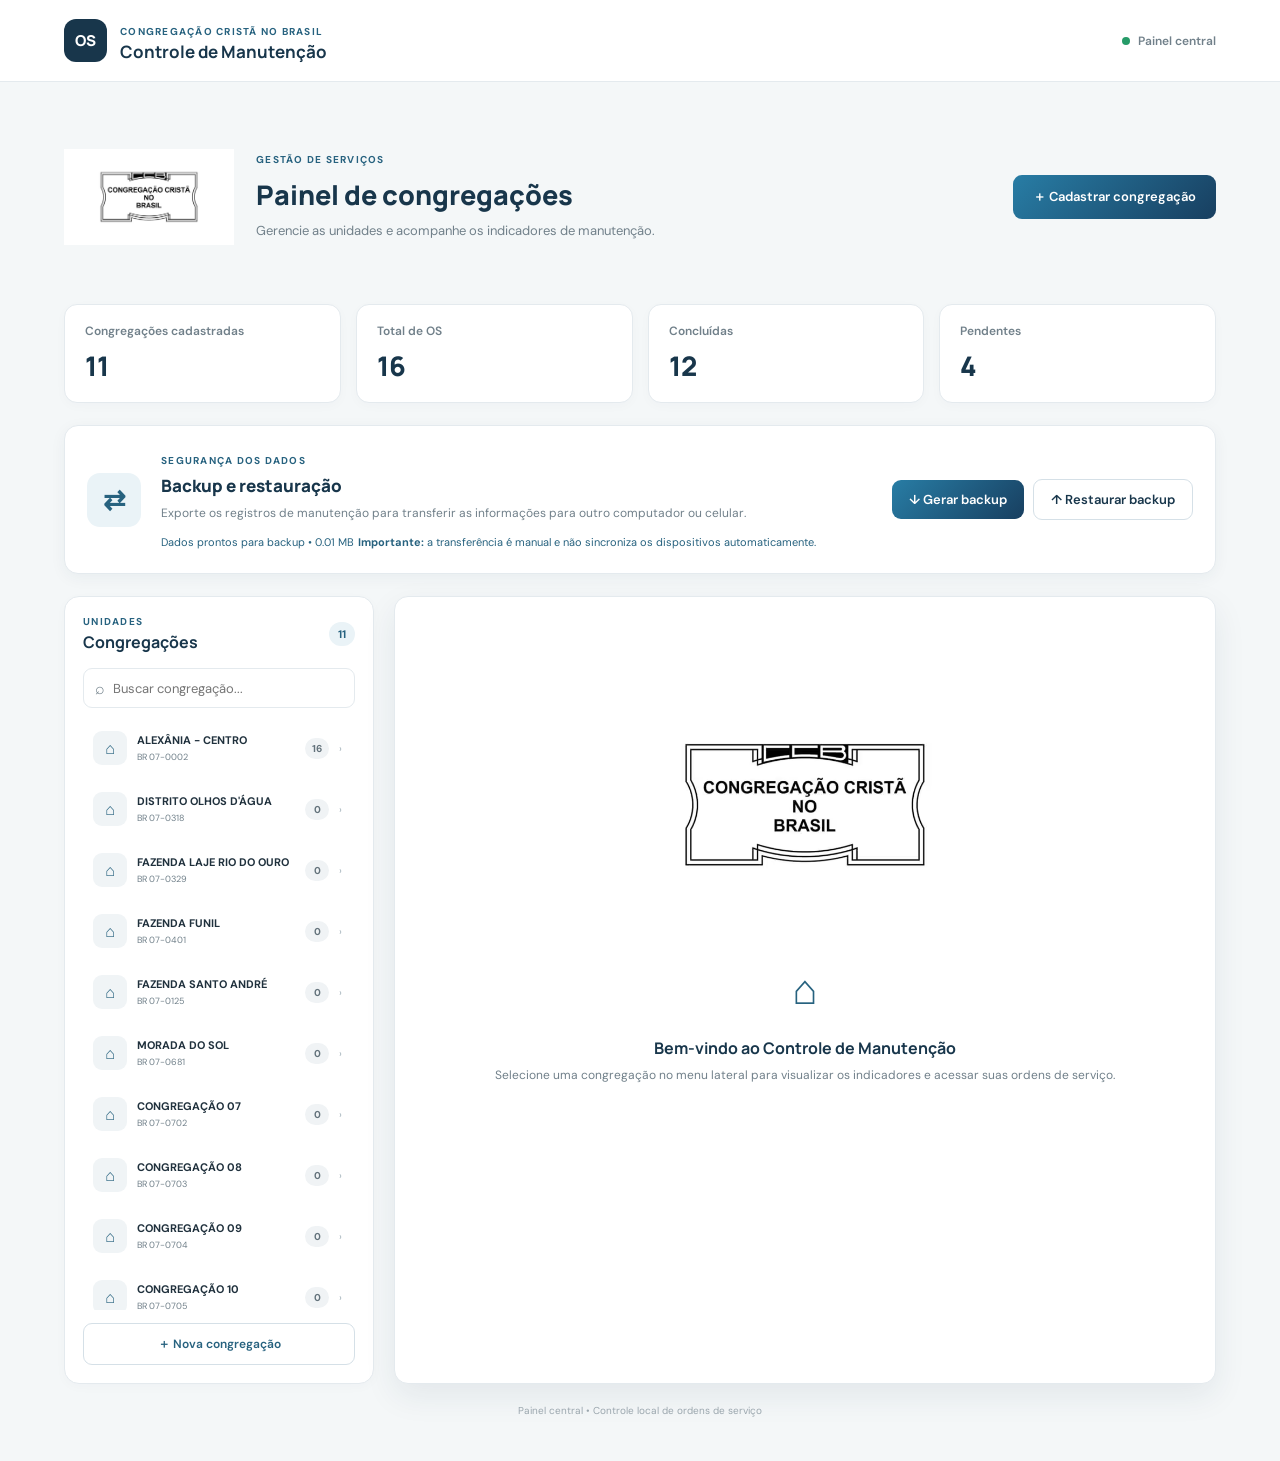
<file: index.html>
<!DOCTYPE html>
<html lang="pt-BR">

<head>
    <meta charset="UTF-8">
    <meta name="viewport" content="width=device-width, initial-scale=1.0">

    <meta name="theme-color" content="#18364b">
    <meta
        name="description"
        content="Sistema de controle de manutenção das congregações da Congregação Cristã no Brasil."
    >

    <title>Controle de Manutenção | Painel Central</title>

    <link rel="stylesheet" href="index.css">

</head>

<body data-page="painel">

    <!-- =================================================
         CABEÇALHO
    ================================================== -->

    <header class="topbar">

        <a
            class="brand brand-link"
            href="./index.html"
            aria-label="Página inicial do Controle de Manutenção"
        >

            <div class="brand-mark" aria-hidden="true">
                OS
            </div>

            <div>
                <span class="eyebrow">
                    CONGREGAÇÃO CRISTÃ NO BRASIL
                </span>

                <h1>Controle de Manutenção</h1>
            </div>

        </a>

        <div class="topbar-tag">
            <span class="online-dot" aria-hidden="true"></span>
            Painel central
        </div>

    </header>


    <!-- =================================================
         CONTEÚDO PRINCIPAL
    ================================================== -->

    <main class="container central-container">


        <!-- APRESENTAÇÃO -->

        <section class="hero central-hero">

            <div class="hero-apresentacao">

                <img
                    src="./Logoccb.avif"
                    alt="Logo da Congregação Cristã no Brasil"
                    class="logo-ccb"
                    onerror="this.style.display='none'"
                >

                <div class="hero-texto">

                    <p class="eyebrow">
                        GESTÃO DE SERVIÇOS
                    </p>

                    <h2>Painel de congregações</h2>

                    <p class="muted">
                        Gerencie as unidades e acompanhe os indicadores
                        de manutenção.
                    </p>

                </div>

            </div>

            <button
                class="btn btn-primary btn-add-top"
                type="button"
                id="btnNovaIgrejaTopo"
            >
                ＋ Cadastrar congregação
            </button>

        </section>


        <!-- =================================================
             INDICADORES GERAIS
        ================================================== -->

        <section
            class="stats stats-central"
            aria-label="Resumo geral das manutenções"
        >

            <article class="stat-card">

                <span>Congregações cadastradas</span>

                <strong id="totalIgrejas">0</strong>

            </article>

            <article class="stat-card">

                <span>Total de OS</span>

                <strong id="totalOSGeral">0</strong>

            </article>

            <article class="stat-card">

                <span>Concluídas</span>

                <strong id="concluidasGeral">0</strong>

            </article>

            <article class="stat-card">

                <span>Pendentes</span>

                <strong id="pendentesGeral">0</strong>

            </article>

        </section>


        <!-- =================================================
             BACKUP E RESTAURAÇÃO
        ================================================== -->

        <section
            class="backup-card"
            aria-label="Backup e restauração dos dados"
        >

            <div class="backup-icon" aria-hidden="true">
                ⇄
            </div>

            <div class="backup-content">

                <span class="eyebrow">
                    SEGURANÇA DOS DADOS
                </span>

                <h3>Backup e restauração</h3>

                <p>
                    Exporte os registros de manutenção para transferir
                    as informações para outro computador ou celular.
                </p>

                <small
                    id="backupStatus"
                    aria-live="polite"
                >
                    Último backup: gere um arquivo para salvar seus dados.
                </small>

                <small class="backup-info">

                    <strong>Importante:</strong>

                    a transferência é manual e não sincroniza
                    os dispositivos automaticamente.

                </small>

            </div>

            <div class="backup-actions">

                <button
                    type="button"
                    class="btn btn-primary"
                    id="btnGerarBackup"
                >
                    ↓ Gerar backup
                </button>

                <button
                    type="button"
                    class="btn btn-outline"
                    id="btnRestaurarBackup"
                >
                    ↑ Restaurar backup
                </button>

                <input
                    type="file"
                    id="arquivoBackup"
                    accept=".json,application/json"
                    aria-label="Selecionar arquivo de backup"
                    hidden
                >

            </div>

        </section>


        <!-- =================================================
             ÁREA PRINCIPAL
        ================================================== -->

        <section class="central-workspace">


            <!-- MENU LATERAL -->

            <aside
                class="church-sidebar"
                aria-label="Menu de congregações"
            >

                <div class="sidebar-heading">

                    <div>

                        <p class="eyebrow">
                            UNIDADES
                        </p>

                        <h3>Congregações</h3>

                    </div>

                    <span
                        class="sidebar-total"
                        id="totalIgrejasMenu"
                    >
                        0
                    </span>

                </div>


                <!-- PESQUISA -->

                <label class="search sidebar-search">

                    <span aria-hidden="true">⌕</span>

                    <input
                        type="search"
                        id="buscaIgreja"
                        placeholder="Buscar congregação..."
                        autocomplete="off"
                        aria-label="Buscar congregação"
                    >

                </label>


                <!-- LISTA DE CONGREGAÇÕES -->

                <nav
                    class="church-nav"
                    id="listaIgrejas"
                    aria-live="polite"
                    aria-label="Lista de congregações"
                >
                    <!-- Conteúdo gerado pelo script.js -->
                </nav>


                <!-- NOVA CONGREGAÇÃO -->

                <button
                    class="btn btn-outline btn-new-sidebar"
                    type="button"
                    id="btnNovaIgreja"
                >
                    ＋ Nova congregação
                </button>

            </aside>


            <!-- PAINEL DE INFORMAÇÕES -->

            <section
                class="church-details panel"
                aria-label="Detalhes da congregação selecionada"
                aria-live="polite"
            >

                <div id="detalhesIgreja">
                    <!-- Informações inseridas pelo script.js -->
                </div>

            </section>

        </section>


        <!-- =================================================
             RODAPÉ
        ================================================== -->

        <footer class="footer-note">
            Painel central • Controle local de ordens de serviço
        </footer>

    </main>


    <!-- =================================================
         MODAL DE CADASTRO DE CONGREGAÇÃO
    ================================================== -->

    <dialog
        id="modalIgreja"
        class="modal-church"
        aria-labelledby="tituloModalIgreja"
    >

        <form id="formIgreja" method="dialog">


            <!-- CABEÇALHO DO MODAL -->

            <div class="modal-header">

                <div>

                    <p class="eyebrow">
                        CADASTRO DE UNIDADE
                    </p>

                    <h3 id="tituloModalIgreja">
                        Nova congregação
                    </h3>

                    <p class="muted small">
                        Preencha os dados para adicionar uma unidade
                        ao menu lateral.
                    </p>

                </div>

                <button
                    class="icon-btn"
                    type="button"
                    id="fecharModalIgreja"
                    aria-label="Fechar formulário"
                >
                    ×
                </button>

            </div>


            <!-- CAMPOS DO FORMULÁRIO -->

            <div class="form-grid">

                <label class="full">

                    Nome da congregação

                    <input
                        type="text"
                        id="nomeNovaIgreja"
                        maxlength="100"
                        placeholder="Ex.: CONGREGAÇÃO CENTRAL"
                        autocomplete="organization"
                        required
                    >

                </label>


                <label>

                    Código de identificação

                    <input
                        type="text"
                        id="codigoNovaIgreja"
                        maxlength="30"
                        placeholder="Ex.: 07-0800"
                        required
                    >

                </label>


                <label>

                    Localidade / descrição

                    <input
                        type="text"
                        id="descricaoNovaIgreja"
                        maxlength="100"
                        placeholder="Ex.: Setor Central"
                    >

                </label>

            </div>


            <!-- BOTÕES DO MODAL -->

            <div class="modal-footer">

                <button
                    class="btn btn-outline"
                    type="button"
                    id="cancelarCadastroIgreja"
                >
                    Cancelar
                </button>

                <button
                    class="btn btn-primary"
                    type="submit"
                    id="salvarIgreja"
                >
                    Salvar congregação
                </button>

            </div>

        </form>

    </dialog>
<script src="./index.js" defer></script>
</body>
</html>
</file>
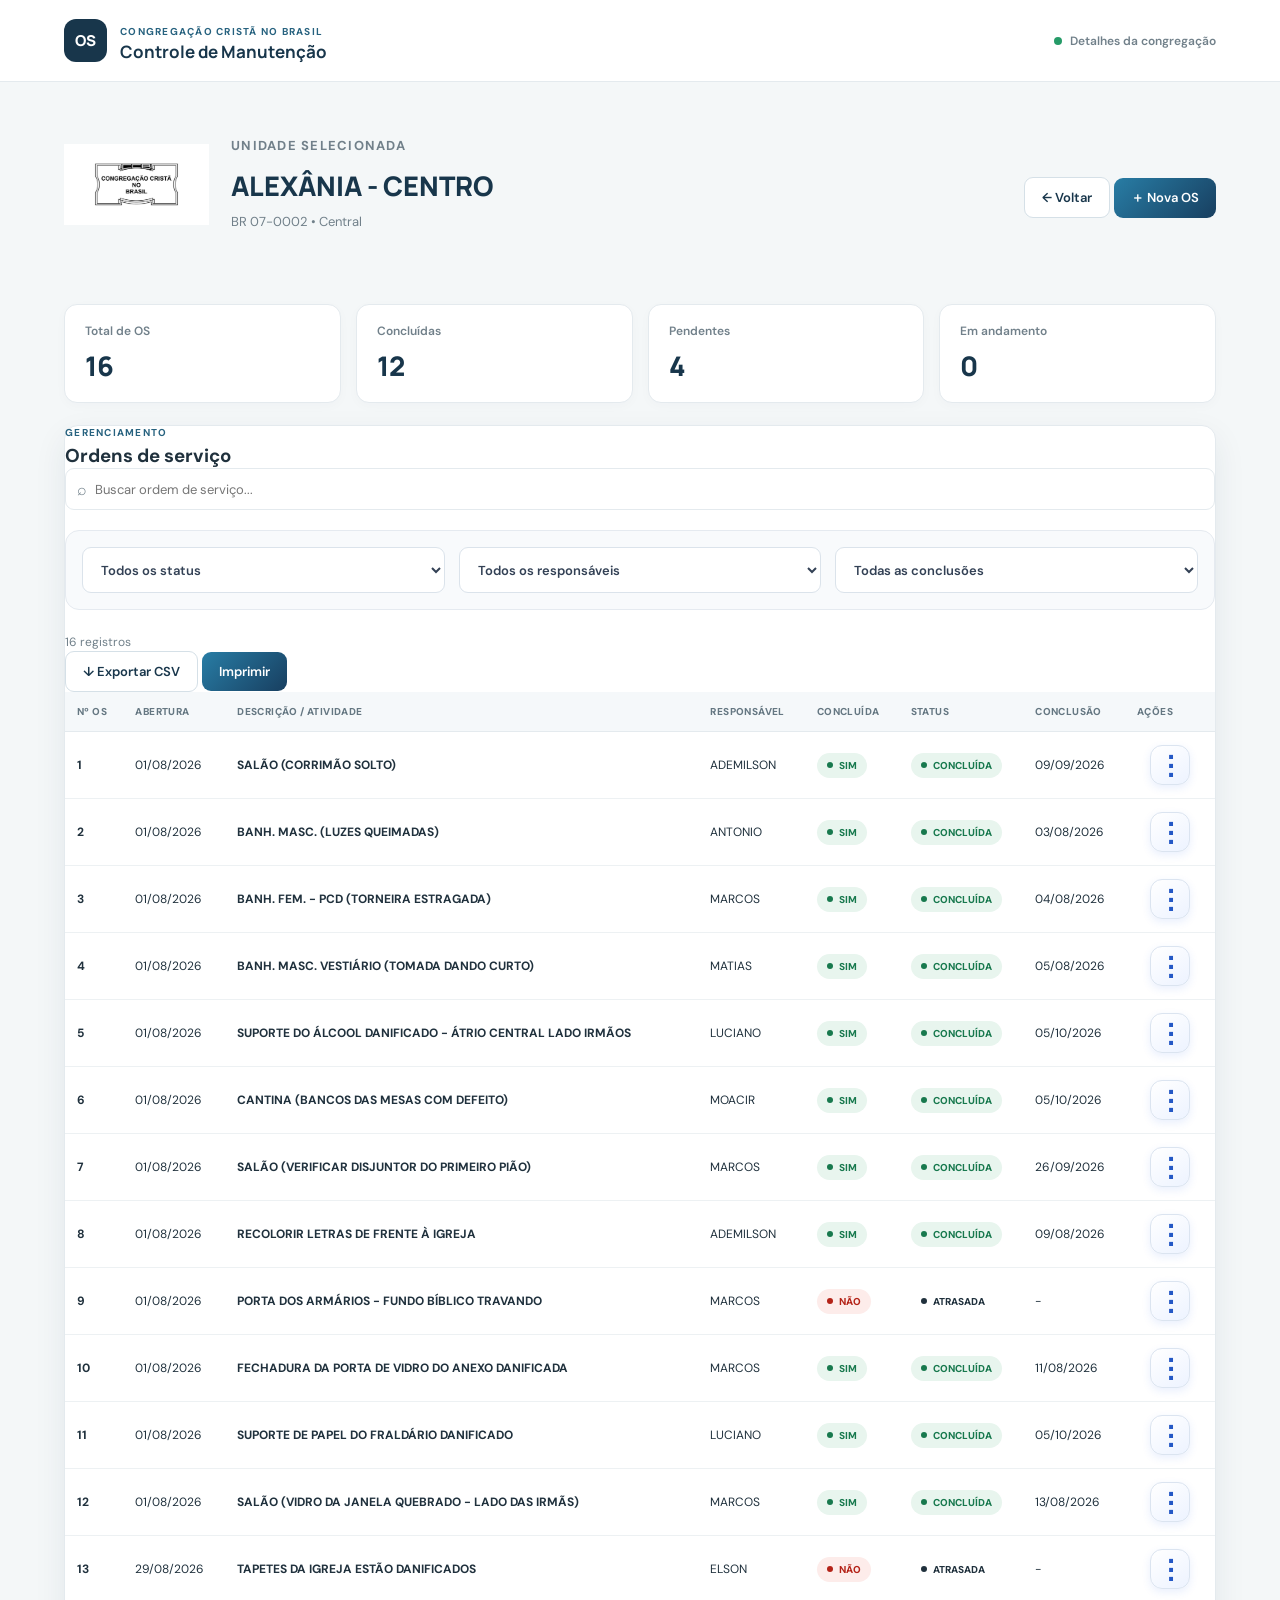
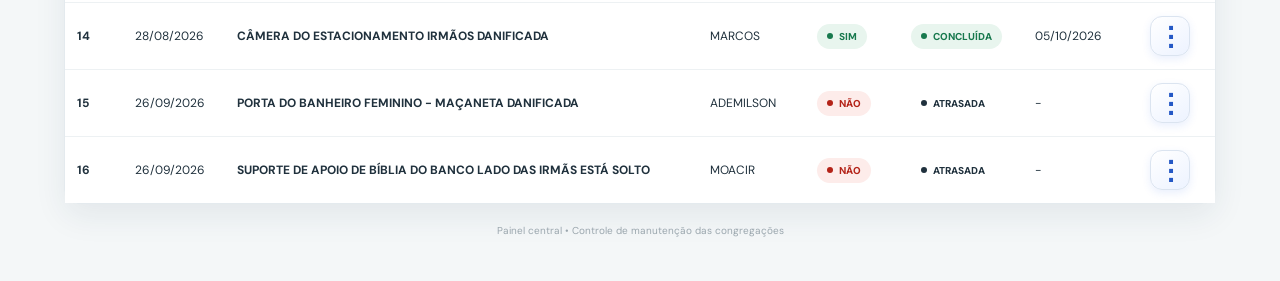
<file: Igreja.html>
<!DOCTYPE html>
<html lang="pt-BR">

<head>
    <meta charset="UTF-8">
    <meta name="viewport" content="width=device-width, initial-scale=1.0">

    <meta name="theme-color" content="#18364b">
    <meta
        name="description"
        content="Detalhes e ordens de serviço da congregação."
    >

    <title>Controle de Manutenção | Congregação</title>

    <link rel="stylesheet" href="./index.css">
<link rel="stylesheet" href="./igreja.css">
</head>

<body data-page="igreja">

    <!-- CABEÇALHO -->

    <header class="topbar">

        <a
            class="brand brand-link"
            href="./index.html"
            aria-label="Voltar para o Painel Central"
        >
            <div class="brand-mark" aria-hidden="true">OS</div>

            <div>
                <span class="eyebrow">
                    CONGREGAÇÃO CRISTÃ NO BRASIL
                </span>
                <h1>Controle de Manutenção</h1>
            </div>
        </a>

        <div class="topbar-tag">
            <span class="online-dot" aria-hidden="true"></span>
            Detalhes da congregação
        </div>

    </header>


    <!-- CONTEÚDO PRINCIPAL -->

    <main class="container central-container">

        <!-- IDENTIFICAÇÃO DA CONGREGAÇÃO -->

        <section class="hero central-hero">

            <div class="hero-apresentacao">

                <img
                    src="./Logoccb.avif"
                    alt="Logo da Congregação Cristã no Brasil"
                    class="logo-ccb"
                    onerror="this.style.display='none'"
                >

                <div class="hero-texto">

                    <p class="eyebrow">UNIDADE SELECIONADA</p>

                    <h2 id="nomeIgreja">Carregando...</h2>

                    <p class="muted" id="codigoIgreja">—</p>

                </div>

            </div>

            <div class="hero-acoes">

                <a class="btn btn-outline" href="./index.html">
                   ← Voltar
              </a>

                <button
                    class="btn btn-primary"
                    type="button"
                    id="btnNovaOS"
                >
                    ＋ Nova OS
                </button>

            </div>

        </section>


        <!-- INDICADORES -->

        <section
            class="stats stats-central"
            aria-label="Resumo da congregação"
        >

            <article class="stat-card">
                <span>Total de OS</span>
                <strong id="totalOS">0</strong>
            </article>

            <article class="stat-card">
                <span>Concluídas</span>
                <strong id="concluidas">0</strong>
            </article>

            <article class="stat-card">
                <span>Pendentes</span>
                <strong id="pendentes">0</strong>
            </article>

            <article class="stat-card">
                <span>Em andamento</span>
                <strong id="andamento">0</strong>
            </article>

        </section>


        <!-- ORDENS DE SERVIÇO -->

        <section class="panel painel-lista-os">

            <div class="lista-os-header">

                <div>
                    <p class="eyebrow">GERENCIAMENTO</p>
                    <h3>Ordens de serviço</h3>
                </div>

                <label class="search">

                    <span aria-hidden="true">⌕</span>

                    <input
                        type="search"
                        id="busca"
                        placeholder="Buscar ordem de serviço..."
                        autocomplete="off"
                        aria-label="Buscar ordem de serviço"
                    >

                </label>

            </div>


            <!-- FILTROS -->

            <div class="filtros-os">

                <select id="filtroStatus" aria-label="Filtrar por status">
                    <option value="">Todos os status</option>
                    <option value="ABERTA">Aberta</option>
                    <option value="EM ANDAMENTO">Em andamento</option>
                    <option value="CONCLUÍDA">Concluída</option>
                    <option value="ATRASADA">Atrasada</option>
                    <option value="N/OK">N/OK</option>
                </select>

                <select
                    id="filtroResponsavel"
                    aria-label="Filtrar por responsável"
                >
                    <option value="">Todos os responsáveis</option>
                </select>

                <select
                    id="filtroConclusao"
                    aria-label="Filtrar por conclusão"
                >
                    <option value="">Todas as conclusões</option>
                    <option value="SIM">Concluídas</option>
                    <option value="NÃO">Não concluídas</option>
                </select>

            </div>


            <!-- AÇÕES DA TABELA -->

            <div class="lista-os-toolbar">

                <span
                    id="contadorLista"
                    class="muted small"
                    aria-live="polite"
                >
                    0 registros
                </span>

                <div class="lista-os-acoes">

                    <button
                        type="button"
                        class="btn btn-outline"
                        id="btnExportar"
                    >
                        ↓ Exportar CSV
                    </button>

                    <a
                        href="./impressao.html"
                        class="btn btn-primary"
                        id="btnImprimir"
                             >
                           Imprimir
                    </a>
                </div>

            </div>


            <!-- TABELA -->

            <div class="table-wrapper">

                <table class="tabela-os">

                    <thead>
                        <tr>
                            <th>Nº OS</th>
                            <th>Abertura</th>
                            <th>Descrição / atividade</th>
                            <th>Responsável</th>
                            <th>Concluída</th>
                            <th>Status</th>
                            <th>Conclusão</th>
                            <th>Ações</th>
                        </tr>
                    </thead>

                    <tbody id="tabelaOS">
                        <!-- Preenchido pelo script.js -->
                    </tbody>

                </table>

            </div>


            <!-- ESTADO VAZIO -->

            <div
                id="vazio"
                class="empty"
                hidden
            >
                Nenhuma ordem de serviço encontrada.
            </div>

        </section>


        <!-- RODAPÉ -->

        <footer class="footer-note">
            Painel central • Controle de manutenção das congregações
        </footer>

    </main>


    <!-- =================================================
         MODAL DE ORDEM DE SERVIÇO
    ================================================== -->

    <dialog
        id="modalOS"
        class="modal-church"
        aria-labelledby="tituloModal"
    >

        <form id="formOS">

            <!-- CABEÇALHO -->

            <div class="modal-header">

                <div>

                    <p class="eyebrow">
                        CONTROLE DE MANUTENÇÃO
                    </p>

                    <h3 id="tituloModal">
                        Nova ordem de serviço
                    </h3>

                    <p class="muted small">
                        Preencha as informações da ordem de serviço.
                    </p>

                </div>

                <button
                    class="icon-btn"
                    type="button"
                    id="fecharModal"
                    aria-label="Fechar formulário"
                >
                    ×
                </button>

            </div>


            <!-- CAMPOS -->

            <div class="form-grid">

                <input
                    type="hidden"
                    id="osId"
                >

                <label>
                    Número da OS

                    <input
                        type="number"
                        id="numero"
                        min="1"
                        required
                    >
                </label>


                <label>
                    Data de abertura

                    <input
                        type="date"
                        id="dataAbertura"
                        required
                    >
                </label>


                <label class="full">
                    Descrição / atividade

                    <input
                        type="text"
                        id="descricao"
                        maxlength="200"
                        placeholder="Ex.: Manutenção elétrica do salão"
                        required
                    >
                </label>


                <label class="full">
                    Observações

                    <textarea
                        id="observacoes"
                        rows="3"
                        placeholder="Informações adicionais sobre o serviço..."
                    ></textarea>
                </label>


                <label>
                    Responsável

                    <select id="responsavel" required>
                        <option value="">Selecione o responsável</option>
                    </select>
                </label>


                <label>
                    Status

                    <select id="status" required>
                        <option value="ABERTA">Aberta</option>
                        <option value="EM ANDAMENTO">Em andamento</option>
                        <option value="CONCLUÍDA">Concluída</option>
                        <option value="ATRASADA">Atrasada</option>
                        <option value="N/OK">N/OK</option>
                    </select>
                </label>


                <label>
                    Concluída?

                    <select id="concluida" required>
                        <option value="NÃO">Não</option>
                        <option value="SIM">Sim</option>
                    </select>
                </label>


                <label>
                    Data de conclusão

                    <input
                        type="date"
                        id="dataConclusao"
                    >
                </label>

            </div>


            <!-- BOTÕES -->

            <div class="modal-footer">

                <button
                    class="btn btn-outline"
                    type="button"
                    id="cancelar"
                >
                    Cancelar
                </button>

                <button
                    class="btn btn-primary"
                    type="submit"
                    id="salvarOS"
                >
                    Salvar ordem de serviço
                </button>

            </div>

        </form>

    </dialog>
   <script src="./igreja.js" defer></script>
</body>
</html>
</file>
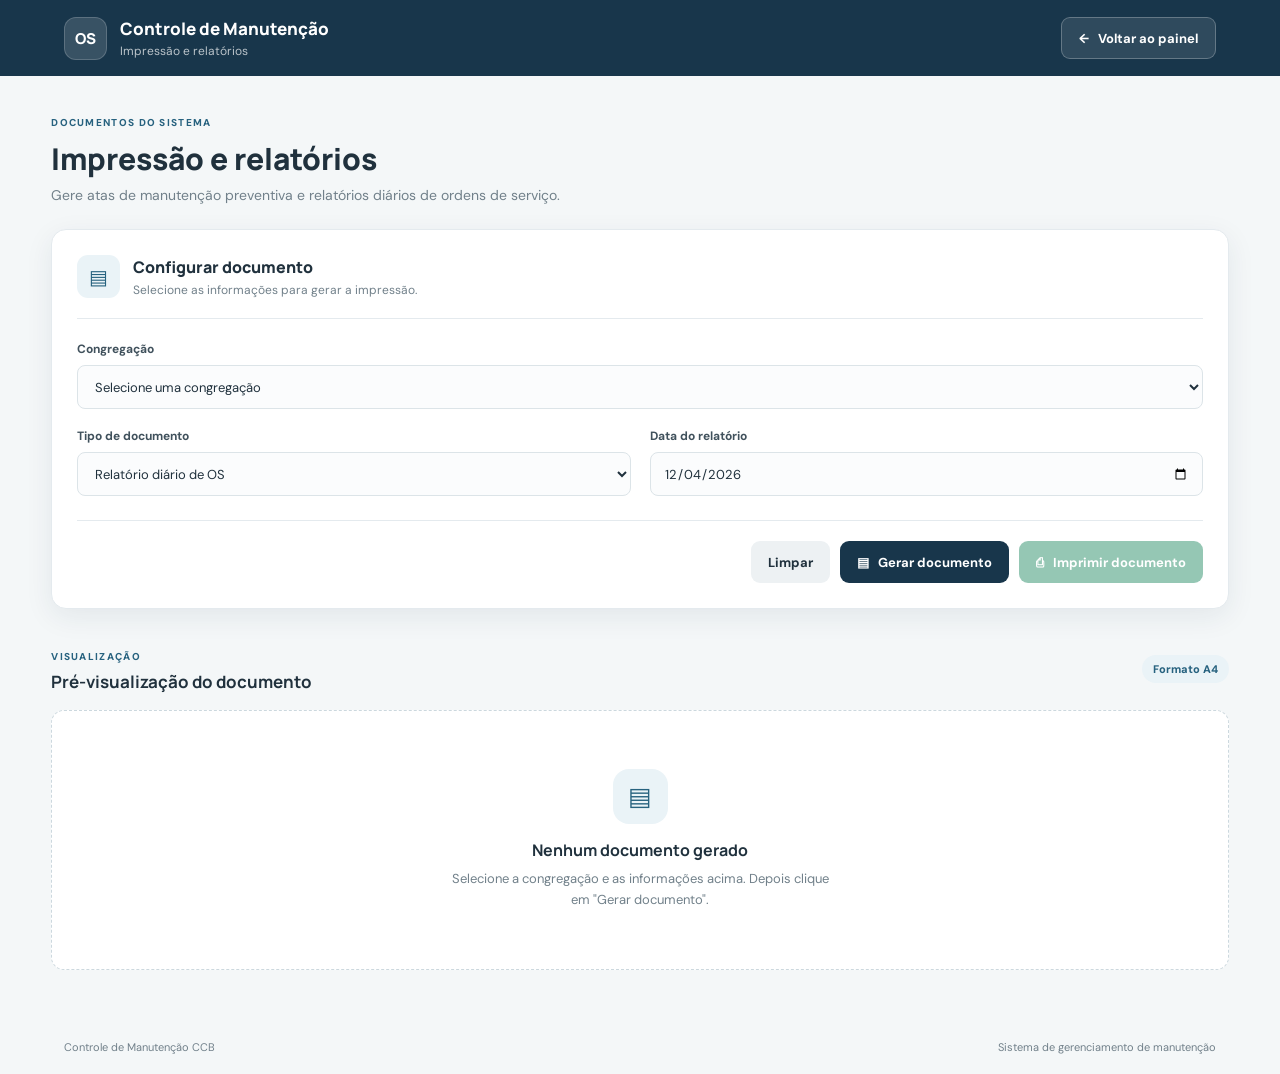
<file: impressao.html>
<!DOCTYPE html>
<html lang="pt-BR">

<head>
    <meta charset="UTF-8">
    <meta name="viewport" content="width=device-width, initial-scale=1.0">
    <meta name="theme-color" content="#18364b">
    <meta name="description" content="Impressão de atas e relatórios do Controle de Manutenção CCB.">

    <title>Impressão e Relatórios | Controle de Manutenção</title>

    <link rel="stylesheet" href="./impressao.css">
    <script src="./impressao.js" defer></script>
</head>

<body>

    <header class="topbar">
        <div class="topbar-brand">
            <div class="brand-icon">OS</div>
            <div>
                <h1>Controle de Manutenção</h1>
                <span>Impressão e relatórios</span>
            </div>
        </div>

        <a href="index.html" class="btn btn-light">
            <span>←</span> Voltar ao painel
        </a>
    </header>

    <main class="page-container">

        <section class="page-heading">
            <div>
                <span class="eyebrow">DOCUMENTOS DO SISTEMA</span>
                <h2>Impressão e relatórios</h2>
                <p>Gere atas de manutenção preventiva e relatórios diários de ordens de serviço.</p>
            </div>
        </section>

        <section class="config-card">

            <div class="section-heading">
                <div class="section-icon">▤</div>
                <div>
                    <h3>Configurar documento</h3>
                    <p>Selecione as informações para gerar a impressão.</p>
                </div>
            </div>

            <div class="form-grid">

                <div class="form-group full">
                    <label for="congregacao">Congregação</label>
                    <select id="congregacao" required>
                        <option value="">Carregando congregações...</option>
                    </select>
                </div>

                <div class="form-group">
                    <label for="tipoDocumento">Tipo de documento</label>
                    <select id="tipoDocumento">
                        <option value="relatorio">Relatório diário de OS</option>
                        <option value="ata">ATA de manutenção preventiva</option>
                    </select>
                </div>

                <div class="form-group" id="grupoData">
                    <label for="dataDocumento">Data do relatório</label>
                    <input type="date" id="dataDocumento">
                </div>

                <div class="form-group hidden" id="grupoHorario">
                    <label for="horarioAta">Horário da reunião</label>
                    <input type="time" id="horarioAta">
                </div>

                <div class="form-group hidden" id="grupoMes">
                    <label for="mesAta">Competência - mês</label>
                    <select id="mesAta">
                        <option value="">Selecione o mês</option>
                        <option value="Janeiro">Janeiro</option>
                        <option value="Fevereiro">Fevereiro</option>
                        <option value="Março">Março</option>
                        <option value="Abril">Abril</option>
                        <option value="Maio">Maio</option>
                        <option value="Junho">Junho</option>
                        <option value="Julho">Julho</option>
                        <option value="Agosto">Agosto</option>
                        <option value="Setembro">Setembro</option>
                        <option value="Outubro">Outubro</option>
                        <option value="Novembro">Novembro</option>
                        <option value="Dezembro">Dezembro</option>
                    </select>
                </div>

                <div class="form-group hidden" id="grupoAno">
                    <label for="anoAta">Ano</label>
                    <input type="number" id="anoAta" min="2020" max="2100">
                </div>

                
<!-- PARTICIPANTES DA REUNIÃO -->
<div class="form-group full hidden" id="grupoParticipantes">

    <div class="section-heading">
        <div class="section-icon">👥</div>
        <div>
            <h3>Participantes da reunião</h3>
            <p>Adicione os nomes e selecione a categoria de cada participante.</p>
        </div>
    </div>

    <div id="listaParticipantes" class="lista-participantes">
        <!-- Os participantes serão adicionados pelo JavaScript -->
    </div>

    <button type="button" class="btn btn-secondary" id="btnNovoParticipante">
        <span>＋</span> Novo participante
    </button>

    <small class="form-hint">
        Limites: 10 participantes, 3 nomes do Ministério e 1 encarregado de manutenção.
    </small>

</div>


                    </div>
                </div>

                <!-- MINISTÉRIO -->
                <div class="form-group full hidden" id="grupoMinisterio">

                    <div class="section-heading">
                        <div class="section-icon">✦</div>
                        <div>
                            <h3>Ministério</h3>
                            <p>Cadastre até 3 nomes do Ministério.</p>
                        </div>
                    </div>

                    <div class="form-grid">

                        <div class="form-group">
                            <label for="ministerio1">Ministério 1</label>
                            <input type="text" id="ministerio1" placeholder="Nome completo">
                        </div>

                        <div class="form-group">
                            <label for="ministerio2">Ministério 2</label>
                            <input type="text" id="ministerio2" placeholder="Nome completo">
                        </div>

                        <div class="form-group">
                            <label for="ministerio3">Ministério 3</label>
                            <input type="text" id="ministerio3" placeholder="Nome completo">
                        </div>

                    </div>
                </div>

                <!-- ENCARREGADO DE MANUTENÇÃO -->
                <div class="form-group full hidden" id="grupoEncarregado">

                    <div class="section-heading">
                        <div class="section-icon">🔧</div>
                        <div>
                            <h3>Encarregado de manutenção</h3>
                            <p>Informe o nome do encarregado responsável.</p>
                        </div>
                    </div>

                    <div class="form-group">
                        <label for="encarregadoManutencao">Nome do encarregado</label>
                        <input
                            type="text"
                            id="encarregadoManutencao"
                            placeholder="Nome completo do encarregado">
                    </div>

                </div>

                <!-- OBSERVAÇÕES -->
                <div class="form-group full hidden" id="grupoObservacao">
                    <label for="observacaoAta">Observações da reunião</label>
                    <textarea id="observacaoAta" rows="3"
                        placeholder="Digite as observações da reunião..."></textarea>
                </div>

            </div>

            <div class="form-actions">
                <button type="button" class="btn btn-secondary" id="btnLimpar">
                    Limpar
                </button>

                <button type="button" class="btn btn-primary" id="btnGerar">
                    <span>▤</span> Gerar documento
                </button>

                <button type="button" class="btn btn-print" id="btnImprimir" disabled>
                    <span>⎙</span> Imprimir documento
                </button>
            </div>

        </section>

        <section class="preview-section">

            <div class="preview-heading">
                <div>
                    <span class="eyebrow">VISUALIZAÇÃO</span>
                    <h3>Pré-visualização do documento</h3>
                </div>

                <span class="preview-label">Formato A4</span>
            </div>

            <div id="mensagemInicial" class="empty-preview">
                <div class="empty-icon">▤</div>
                <h3>Nenhum documento gerado</h3>
                <p>Selecione a congregação e as informações acima. Depois clique em "Gerar documento".</p>
            </div>

            <div id="areaImpressao" class="print-area" hidden></div>

        </section>

    </main>

    <footer class="page-footer">
        <span>Controle de Manutenção CCB</span>
        <span>Sistema de gerenciamento de manutenção</span>
    </footer>

</body>
</html>
</file>
<file: index.css>
@import url('https://fonts.googleapis.com/css2?family=DM+Sans:wght@400;500;600;700&family=Manrope:wght@500;600;700;800&display=swap');

/* =========================================================
   CONTROLE DE MANUTENÇÃO CCB
   CSS COMPARTILHADO + PAINEL CENTRAL
========================================================= */

/* 1. VARIÁVEIS */
:root {
    --navy: #18364b;
    --blue: #27627f;
    --blue-soft: #eaf3f7;

    --ink: #20313d;
    --muted: #71808a;

    --line: #e4eaee;
    --bg: #f4f7f8;
    --white: #ffffff;

    --green: #18794e;
    --green-bg: #e8f5ee;

    --amber: #9a6500;
    --amber-bg: #fff4d8;

    --red: #b42318;
    --red-bg: #fdecea;

    --shadow: 0 12px 32px rgba(24,54,75,.08);
}

/* 2. RESET GLOBAL */
* {
    margin: 0;
    padding: 0;
    box-sizing: border-box;
}

html {
    scroll-behavior: smooth;
}

body {
    min-height: 100vh;
    background: var(--bg);
    color: var(--ink);
    font-family: 'DM Sans', sans-serif;
}

button,
input,
select,
textarea {
    font: inherit;
}

button {
    cursor: pointer;
}

button:focus-visible,
a:focus-visible,
input:focus-visible,
select:focus-visible,
textarea:focus-visible {
    outline: 3px solid rgba(39,98,127,.25);
    outline-offset: 2px;
}

img {
    max-width: 100%;
}

[hidden] {
    display: none !important;
}

/* 3. CABEÇALHO */
.topbar {
    min-height: 82px;
    background: var(--white);
    border-bottom: 1px solid var(--line);
    display: flex;
    align-items: center;
    justify-content: space-between;
    gap: 18px;
    padding: 12px max(5vw, 24px);
}

.brand {
    display: flex;
    align-items: center;
    gap: 13px;
    min-width: 0;
}

.brand-link {
    text-decoration: none;
    color: inherit;
}

.brand-mark {
    width: 43px;
    height: 43px;
    border-radius: 12px;
    background: var(--navy);
    color: white;
    display: grid;
    place-items: center;
    font: 800 15px Manrope, sans-serif;
    flex: none;
}

.eyebrow {
    font-size: 10px;
    letter-spacing: 1.25px;
    font-weight: 700;
    color: var(--blue);
    margin-bottom: 4px;
}

.brand h1 {
    font: 700 17px Manrope, sans-serif;
    color: var(--navy);
}

.topbar-tag {
    font-size: 12px;
    color: var(--muted);
    font-weight: 600;
    display: flex;
    align-items: center;
    gap: 8px;
}

.online-dot {
    width: 8px;
    height: 8px;
    border-radius: 50%;
    background: #269b68;
    flex: none;
}

.topbar-actions {
    display: flex;
    align-items: center;
    gap: 10px;
}

/* 4. CONTAINER E TÍTULOS */
.container {
    width: 100%;
    max-width: 1440px;
    margin: auto;
    padding: 38px 5vw 24px;
}

.central-container {
    max-width: 1600px;
    padding-top: 30px;
}

.hero {
    display: flex;
    align-items: center;
    justify-content: space-between;
    gap: 20px;
    margin-bottom: 25px;
}

.hero h2 {
    font: 800 29px Manrope, sans-serif;
    color: var(--navy);
    margin: 4px 0 6px;
}

.central-hero {
    display: flex;
    align-items: center;
    justify-content: space-between;
    gap: 24px;
    margin-bottom: 22px;
}

.central-hero h2 {
    font-size: 27px;
}

.muted {
    color: var(--muted);
}

.small {
    font-size: 12px;
}

/* 5. BOTÕES */
.btn {
    border: 0;
    border-radius: 9px;
    padding: 11px 17px;
    font: 600 13px 'DM Sans', sans-serif;
    transition: all .2s ease;
    text-decoration: none;
    display: inline-flex;
    align-items: center;
    justify-content: center;
    gap: 8px;
    white-space: nowrap;
    cursor: pointer;
}

.btn:hover {
    transform: translateY(-2px);
    box-shadow: 0 5px 12px rgba(24,54,75,.12);
}

.btn:active {
    transform: translateY(0);
}

.btn-primary {
    background: linear-gradient(135deg, #287da5, #183f60);
    color: white;
}

.btn-primary:hover {
    background: linear-gradient(135deg, #21698d, #102f49);
}

.btn-outline {
    background: white;
    border: 1px solid #d5e0e7;
    color: var(--navy);
}

.btn-outline:hover {
    background: var(--blue-soft);
    border-color: var(--blue);
    color: var(--blue);
}

.btn-add-top {
    min-height: 44px;
    padding: 12px 20px;
}

#btnExcluirIgreja {
    color: var(--red);
    border-color: #f0d5d2;
    background: #fffafa;
}

#btnExcluirIgreja:hover {
    background: var(--red-bg);
    border-color: #e8bdb8;
}

/* 6. INDICADORES GERAIS */
.stats {
    display: grid;
    grid-template-columns: repeat(4, minmax(0, 1fr));
    gap: 15px;
    margin-bottom: 22px;
}

.stat-card {
    min-width: 0;
    background: white;
    border: 1px solid var(--line);
    border-radius: 13px;
    padding: 18px 20px;
    box-shadow: 0 3px 12px rgba(24,54,75,.025);
    transition: .2s;
}

.stat-card:hover {
    transform: translateY(-2px);
    box-shadow: var(--shadow);
}

.stat-card span {
    display: block;
    color: var(--muted);
    font-size: 12px;
    font-weight: 600;
}

.stat-card strong {
    display: block;
    font: 800 27px Manrope, sans-serif;
    color: var(--navy);
    margin-top: 8px;
}

/* 7. ÁREA PRINCIPAL */
.central-workspace {
    display: grid;
    grid-template-columns: 310px minmax(0, 1fr);
    gap: 20px;
    align-items: stretch;
}

/* 8. MENU LATERAL DE CONGREGAÇÕES */
.church-sidebar {
    background: white;
    border: 1px solid var(--line);
    border-radius: 15px;
    padding: 18px;
    box-shadow: 0 3px 12px rgba(24,54,75,.025);
    display: flex;
    flex-direction: column;
    min-width: 0;
}

.sidebar-heading {
    display: flex;
    align-items: center;
    justify-content: space-between;
    gap: 10px;
    margin-bottom: 15px;
}

.sidebar-heading .eyebrow {
    margin-bottom: 3px;
}

.sidebar-heading h3 {
    font: 700 16px Manrope, sans-serif;
    color: var(--navy);
}

.sidebar-total {
    background: var(--blue-soft);
    color: var(--blue);
    border-radius: 20px;
    padding: 5px 9px;
    font-size: 11px;
    font-weight: 700;
    flex: none;
}

/* 9. PESQUISA */
.search {
    height: 42px;
    display: flex;
    align-items: center;
    gap: 8px;
    border: 1px solid var(--line);
    border-radius: 9px;
    padding: 0 11px;
    color: var(--muted);
    background: white;
}

.search input {
    border: 0;
    outline: 0;
    width: 100%;
    min-width: 0;
    font: 13px 'DM Sans', sans-serif;
    color: var(--ink);
    background: transparent;
}

.sidebar-search {
    height: 40px;
    margin-bottom: 12px;
    flex: none;
}

.sidebar-search:focus-within {
    border-color: #7ca9bf;
    box-shadow: 0 0 0 3px var(--blue-soft);
}

/* 10. LISTA DE CONGREGAÇÕES */
.church-nav {
    display: flex;
    flex-direction: column;
    gap: 5px;
    max-height: 590px;
    overflow-y: auto;
    padding-right: 3px;
}

.church-nav::-webkit-scrollbar {
    width: 5px;
}

.church-nav::-webkit-scrollbar-thumb {
    background: #cbd8df;
    border-radius: 10px;
}

.church-nav::-webkit-scrollbar-track {
    background: transparent;
}

.church-nav-item {
    width: 100%;
    display: flex;
    align-items: center;
    gap: 10px;
    text-align: left;
    border: 1px solid transparent;
    background: transparent;
    border-radius: 9px;
    padding: 10px 9px;
    color: var(--ink);
    transition: .16s;
}

.church-nav-item:hover {
    background: #f5f8fa;
    border-color: #edf1f3;
}

.church-nav-item.ativo {
    background: var(--blue-soft);
    border-color: #d8e8ef;
    color: var(--navy);
}

.church-nav-icon {
    width: 34px;
    height: 34px;
    border-radius: 9px;
    background: #f0f4f6;
    color: var(--blue);
    display: grid;
    place-items: center;
    flex: none;
    font-size: 16px;
}

.church-nav-item.ativo .church-nav-icon {
    background: white;
}

.church-nav-text {
    display: flex;
    flex-direction: column;
    gap: 3px;
    min-width: 0;
    flex: 1;
}

.church-nav-text strong {
    font-size: 11px;
    font-weight: 700;
    line-height: 1.35;
    overflow-wrap: anywhere;
}

.church-nav-text small {
    font-size: 9px;
    color: var(--muted);
}

.church-nav-arrow {
    color: #9aabb4;
    font-size: 10px;
    flex: none;
}

.church-nav-item.ativo .church-nav-arrow {
    color: var(--blue);
}

.church-nav-count {
    min-width: 24px;
    text-align: center;
    border-radius: 20px;
    background: #f0f3f5;
    color: #63727b;
    font-size: 10px;
    font-weight: 700;
    padding: 4px 6px;
    flex: none;
}

.church-nav-item.ativo .church-nav-count {
    background: white;
    color: var(--blue);
}

/* 11. ESTADO VAZIO DO MENU */
.sidebar-empty {
    padding: 22px 8px;
    text-align: center;
    display: grid;
    gap: 6px;
}

.sidebar-empty strong {
    font-size: 11px;
    color: var(--navy);
}

.sidebar-empty span {
    font-size: 10px;
    color: var(--muted);
}

/* 12. BOTÃO NOVA CONGREGAÇÃO */
.btn-new-sidebar {
    width: 100%;
    margin-top: 13px;
    min-height: 42px;
    color: var(--blue);
    font-size: 12px;
}

/* 13. PAINEL DE INFORMAÇÕES */
.panel {
    background: var(--white);
    border: 1px solid var(--line);
    border-radius: 14px;
    box-shadow: var(--shadow);
}

.church-details {
    min-height: 540px;
    padding: 25px 27px;
    overflow: visible;
}

/* 14. CABEÇALHO DA CONGREGAÇÃO */
.detail-heading {
    display: flex;
    align-items: center;
    justify-content: space-between;
    gap: 18px;
    padding-bottom: 23px;
    border-bottom: 1px solid var(--line);
}

.detail-title-group {
    display: flex;
    align-items: center;
    gap: 15px;
    min-width: 0;
}

.detail-icon {
    width: 54px;
    height: 54px;
    border-radius: 15px;
    background: var(--blue-soft);
    color: var(--blue);
    display: grid;
    place-items: center;
    font-size: 23px;
    flex: none;
}

.detail-title-group .eyebrow {
    margin-bottom: 5px;
}

.detail-title-group h3 {
    font: 800 21px Manrope, sans-serif;
    color: var(--navy);
    margin-bottom: 5px;
    overflow-wrap: anywhere;
}

.detail-title-group .small {
    font-size: 11px;
}

.detail-heading > .btn {
    flex: none;
}

/* 15. INFORMAÇÕES DA CONGREGAÇÃO */
.detail-info-grid {
    display: grid;
    grid-template-columns: repeat(3, minmax(0, 1fr));
    gap: 12px;
    padding: 22px 0;
}

.detail-info-card {
    display: flex;
    align-items: center;
    gap: 10px;
    min-width: 0;
    background: #f8fafb;
    border: 1px solid #edf1f3;
    border-radius: 11px;
    padding: 13px;
}

.detail-info-icon {
    width: 34px;
    height: 34px;
    border-radius: 9px;
    background: #eaf3f7;
    color: var(--blue);
    display: grid;
    place-items: center;
    flex: none;
    font-size: 14px;
}

.detail-info-card div {
    display: flex;
    flex-direction: column;
    gap: 4px;
    min-width: 0;
}

.detail-info-card small {
    font-size: 9px;
    color: var(--muted);
}

.detail-info-card strong {
    font-size: 11px;
    color: var(--navy);
    overflow-wrap: anywhere;
}

/* 16. TÍTULO DA SEÇÃO */
.detail-section-title {
    display: flex;
    justify-content: space-between;
    align-items: flex-end;
    gap: 12px;
    margin: 8px 0 13px;
}

.detail-section-title h4 {
    font: 700 15px Manrope, sans-serif;
    color: var(--navy);
    margin-bottom: 4px;
}

.detail-period {
    font-size: 9px;
    color: var(--muted);
    background: #f4f7f8;
    padding: 6px 9px;
    border-radius: 20px;
}

/* 17. INDICADORES INDIVIDUAIS */
.detail-stats {
    display: grid;
    grid-template-columns: repeat(3, minmax(0, 1fr));
    gap: 12px;
}

.detail-stat {
    display: flex;
    align-items: center;
    gap: 12px;
    border: 1px solid var(--line);
    border-radius: 11px;
    padding: 16px;
    min-width: 0;
    transition: .2s;
}

.detail-stat:hover {
    border-color: #cbdce4;
    background: #fcfdfe;
}

.detail-stat-symbol {
    width: 38px;
    height: 38px;
    border-radius: 10px;
    display: grid;
    place-items: center;
    font-size: 16px;
    flex: none;
}

.detail-stat-symbol.blue {
    background: var(--blue-soft);
    color: var(--blue);
}

.detail-stat-symbol.green {
    background: var(--green-bg);
    color: var(--green);
}

.detail-stat-symbol.amber {
    background: var(--amber-bg);
    color: var(--amber);
}

.detail-stat div {
    display: flex;
    flex-direction: column;
    gap: 4px;
    min-width: 0;
}

.detail-stat small {
    font-size: 10px;
    color: var(--muted);
}

.detail-stat strong {
    font: 800 23px Manrope, sans-serif;
    color: var(--navy);
}

/* 18. BARRA DE PROGRESSO */
.completion-card {
    margin-top: 17px;
    border: 1px solid var(--line);
    border-radius: 11px;
    padding: 16px;
}

.completion-head {
    display: flex;
    justify-content: space-between;
    align-items: center;
    gap: 12px;
    margin-bottom: 12px;
}

.completion-head div {
    display: flex;
    flex-direction: column;
    gap: 4px;
}

.completion-head div strong {
    font-size: 11px;
    color: var(--navy);
}

.completion-head div small {
    font-size: 10px;
    color: var(--muted);
}

.completion-percent {
    font: 800 18px Manrope, sans-serif;
    color: var(--blue);
}

.progress-track {
    height: 8px;
    background: #edf1f3;
    border-radius: 20px;
    overflow: hidden;
}

.progress-track span {
    height: 100%;
    display: block;
    background: linear-gradient(90deg, #287da5, #183f60);
    border-radius: 20px;
    transition: width .25s;
}

/* 19. RODAPÉ DO PAINEL */
.detail-footer {
    display: flex;
    align-items: center;
    justify-content: space-between;
    gap: 12px;
    margin-top: 20px;
    padding-top: 15px;
    border-top: 1px solid var(--line);
}

.detail-footer > span {
    display: flex;
    align-items: center;
    gap: 7px;
    color: var(--muted);
    font-size: 10px;
}

.detail-footer .online-dot {
    width: 7px;
    height: 7px;
    display: inline-block;
}

/* 20. ESTADOS VAZIOS */
.empty-state {
    text-align: center;
    padding: 48px 15px;
}

.empty-state > i {
    display: block;
    font-size: 30px;
    color: #9aabb4;
    margin-bottom: 14px;
}

.empty-state h2,
.empty-state h3 {
    font: 700 16px Manrope, sans-serif;
    color: var(--navy);
}

.empty-state p {
    font-size: 12px;
    color: var(--muted);
    margin-top: 7px;
    line-height: 1.6;
}

.empty-state-main {
    min-height: 440px;
    display: flex;
    flex-direction: column;
    align-items: center;
    justify-content: center;
}

/* Logo CCB na seção de boas-vindas */
.empty-state-main::before {
    content: "";
    display: block;
    width: min(100%, 420px);
    height: 270px;
    margin: 0 auto 22px;
    background-image: url("./Logoccb.avif");
    background-repeat: no-repeat;
    background-position: center;
    background-size: contain;
}

.empty-state-main > i {
    font-size: 42px;
    color: var(--blue);
    margin-bottom: 20px;
}

.empty-state-main .btn {
    margin-top: 20px;
}

/* 21. MODAIS */
dialog {
    border: 0;
    border-radius: 15px;
    padding: 0;
    width: min(620px, calc(100% - 28px));
    max-height: 90vh;
    overflow-y: auto;
    margin: auto;
    box-shadow: 0 25px 80px rgba(0,0,0,.22);
}

dialog::backdrop {
    background: rgba(13,31,43,.48);
    backdrop-filter: blur(2px);
}

dialog form {
    padding: 24px;
}

.modal-church {
    max-width: 560px;
}

.modal-church form {
    padding: 25px;
}

.modal-header {
    display: flex;
    justify-content: space-between;
    align-items: flex-start;
    gap: 15px;
    margin-bottom: 22px;
}

.modal-header h3 {
    font: 800 20px Manrope, sans-serif;
    color: var(--navy);
    margin-bottom: 6px;
}

.icon-btn {
    border: 0;
    background: transparent;
    font-size: 26px;
    color: var(--muted);
}

.icon-btn:hover {
    color: var(--red);
}

/* 22. FORMULÁRIOS */
.form-grid {
    display: grid;
    grid-template-columns: repeat(2, minmax(0, 1fr));
    gap: 15px;
}

.form-grid label {
    display: flex;
    flex-direction: column;
    gap: 7px;
    font-size: 11px;
    font-weight: 700;
    color: #53636d;
}

.form-grid input,
.form-grid select,
.form-grid textarea {
    width: 100%;
    border: 1px solid var(--line);
    border-radius: 8px;
    padding: 11px;
    background: white;
    outline: none;
    color: var(--ink);
    font-size: 13px;
    transition: .18s;
}

.form-grid input:focus,
.form-grid select:focus,
.form-grid textarea:focus {
    border-color: #7ca9bf;
    box-shadow: 0 0 0 3px var(--blue-soft);
}

.form-grid textarea {
    resize: vertical;
    min-height: 95px;
}

.full {
    grid-column: 1 / -1;
}

.modal-footer {
    display: flex;
    justify-content: flex-end;
    gap: 9px;
    margin-top: 23px;
}

/* 23. RODAPÉ GERAL */
.footer-note {
    text-align: center;
    color: #9aa6ad;
    font-size: 10px;
    margin: 20px 0;
}

/* 24. BACKUP E RESTAURAÇÃO */
.backup-card {
    display: flex;
    align-items: center;
    gap: 20px;
    padding: 22px;
    margin: 22px 0;
    background: var(--white);
    border: 1px solid var(--line);
    border-radius: 14px;
    box-shadow: 0 4px 16px rgba(24,54,75,.05);
}

.backup-icon {
    width: 54px;
    height: 54px;
    flex: none;
    display: grid;
    place-items: center;
    border-radius: 13px;
    background: var(--blue-soft);
    color: var(--blue);
    font-size: 27px;
    font-weight: 700;
}

.backup-content {
    flex: 1;
    min-width: 0;
}

.backup-content .eyebrow {
    margin-bottom: 5px;
}

.backup-content h3 {
    font: 800 17px Manrope, sans-serif;
    color: var(--navy);
    margin: 5px 0 7px;
}

.backup-content p {
    color: var(--muted);
    font-size: 12px;
    line-height: 1.6;
    margin-bottom: 7px;
}

.backup-content small {
    color: var(--blue);
    font-size: 11px;
}

.backup-actions {
    display: flex;
    align-items: center;
    justify-content: flex-end;
    gap: 9px;
    flex-wrap: wrap;
}

.backup-actions .btn {
    white-space: nowrap;
}

/* 25. ASSINATURAS */
.print-signatures {
    display: none;
}

.signature {
    flex: 1;
    text-align: center;
    font-size: 10px;
    color: #202a30;
}

.signature span {
    display: block;
    border-top: 1px solid #222;
    margin-bottom: 9px;
    height: 1px;
}

/* 26. LOGO CCB - PAINEL CENTRAL */
.hero-apresentacao {
    display: flex;
    align-items: center;
    gap: 22px;
    min-width: 0;
}

.logo-ccb {
    display: block;
    width: 170px;
    height: 170px;
    max-width: 100%;
    object-fit: contain;
    flex: 0 0 170px;
    background: transparent;
    border: none;
    box-shadow: none;
}

.hero-texto {
    display: flex;
    flex-direction: column;
    gap: 5px;
    min-width: 0;
}

.hero-texto .eyebrow {
    margin-bottom: 2px;
}

.hero-texto h2 {
    margin: 3px 0;
    font-size: 27px;
    color: var(--navy);
}

.hero-texto .muted {
    line-height: 1.6;
    font-size: 13px;
}

/* 27. MENU DE OPÇÕES DAS ORDENS
   Compartilhado caso seja utilizado em outras telas */
.actions-col {
    position: relative;
    text-align: center;
    width: 90px;
}

.os-menu-container {
    position: relative;
    display: inline-flex;
    align-items: center;
    justify-content: center;
}

.btn-opcoes-os {
    width: 40px;
    height: 40px;
    display: inline-flex;
    align-items: center;
    justify-content: center;
    border: 1px solid #dbe4f0;
    border-radius: 12px;
    background: linear-gradient(145deg, #ffffff, #edf3ff);
    color: #2458c5;
    font-size: 27px;
    font-weight: 800;
    line-height: 1;
    cursor: pointer;
    box-shadow: 0 3px 8px rgba(37,99,235,.10);
    transition: all .25s ease;
}

.btn-opcoes-os:hover,
.btn-opcoes-os[aria-expanded="true"] {
    background: linear-gradient(135deg, #2563eb, #1746b5);
    color: #ffffff;
    border-color: #2563eb;
    transform: translateY(-2px);
    box-shadow: 0 6px 15px rgba(37,99,235,.28);
}

.os-dropdown {
    position: absolute;
    top: calc(100% + 8px);
    right: 0;
    width: 190px;
    padding: 7px;
    background: #ffffff;
    border: 1px solid #e2e8f0;
    border-radius: 14px;
    box-shadow: 0 12px 30px rgba(15,23,42,.18);
    z-index: 1000;
    text-align: left;
    animation: aparecerMenuOS .18s ease;
}

.os-dropdown[hidden] {
    display: none !important;
}

@keyframes aparecerMenuOS {
    from {
        opacity: 0;
        transform: translateY(-6px);
    }

    to {
        opacity: 1;
        transform: translateY(0);
    }
}

.os-dropdown-item {
    width: 100%;
    min-height: 42px;
    display: flex;
    align-items: center;
    gap: 11px;
    padding: 10px 12px;
    border: none;
    border-radius: 9px;
    background: transparent;
    color: #334155;
    font-size: 13px;
    font-weight: 700;
    text-align: left;
    cursor: pointer;
    transition: all .2s ease;
}

.os-dropdown-item span {
    width: 22px;
    height: 22px;
    display: inline-flex;
    align-items: center;
    justify-content: center;
    border-radius: 7px;
    font-size: 15px;
    font-weight: bold;
}

.os-dropdown-item[data-acao="visualizar"] {
    color: #1d4ed8;
}

.os-dropdown-item[data-acao="visualizar"] span {
    background: #dbeafe;
    color: #1d4ed8;
}

.os-dropdown-item[data-acao="visualizar"]:hover {
    background: #eff6ff;
}

.os-dropdown-item[data-acao="editar"] {
    color: #b45309;
}

.os-dropdown-item[data-acao="editar"] span {
    background: #ffedd5;
    color: #c2410c;
}

.os-dropdown-item[data-acao="editar"]:hover {
    background: #fff7ed;
}

.os-dropdown-item.excluir {
    color: #dc2626;
}

.os-dropdown-item.excluir span {
    background: #fee2e2;
    color: #dc2626;
}

.os-dropdown-item.excluir:hover {
    background: #fef2f2;
}

.btn-opcoes-os:focus-visible,
.os-dropdown-item:focus-visible {
    outline: 3px solid #93c5fd;
    outline-offset: 2px;
}

/* =========================================================
   28. RESPONSIVIDADE DO PAINEL CENTRAL
========================================================= */

@media (max-width: 1100px) {
    .central-workspace {
        grid-template-columns: 270px minmax(0, 1fr);
        gap: 14px;
    }

    .church-details {
        padding: 20px;
    }

    .detail-info-grid {
        grid-template-columns: 1fr;
    }
}

@media (max-width: 900px) {
    .stats {
        grid-template-columns: repeat(2, minmax(0, 1fr));
        gap: 10px;
    }
}

/* =========================================================
   29. CELULARES E TABLETS PEQUENOS
========================================================= */

@media (max-width: 760px) {
    .topbar {
        padding: 12px 16px;
        min-height: 72px;
        flex-wrap: wrap;
    }

    .brand h1 {
        font-size: 14px;
    }

    .topbar-actions {
        width: 100%;
        flex-wrap: wrap;
    }

    .topbar-actions .btn {
        flex: 1;
    }

    .container,
    .central-container {
        padding: 24px 14px;
    }

    .hero {
        align-items: flex-start;
        flex-direction: column;
    }

    .hero h2 {
        font-size: 25px;
    }

    .central-hero {
        align-items: flex-start;
        flex-direction: column;
    }

    .hero-apresentacao {
        width: 100%;
        gap: 15px;
    }

    .logo-ccb {
        width: 145px;
        height: 145px;
        flex: 0 0 145px;
    }

    .hero-texto h2 {
        font-size: 22px;
    }

    .central-hero .btn-add-top {
        width: 100%;
    }

    .stat-card {
        padding: 14px;
    }

    .stat-card strong {
        font-size: 23px;
    }

    .central-workspace {
        grid-template-columns: 1fr;
    }

    .church-sidebar {
        padding: 14px;
    }

    .church-nav {
        max-height: 260px;
        display: grid;
        grid-template-columns: repeat(2, minmax(0, 1fr));
        gap: 5px;
    }

    .church-nav-item {
        padding: 8px 6px;
        gap: 7px;
    }

    .church-nav-icon {
        width: 29px;
        height: 29px;
        font-size: 14px;
    }

    .church-nav-text strong {
        font-size: 9px;
    }

    .church-nav-text small {
        font-size: 8px;
    }

    .church-nav-count {
        min-width: 20px;
        font-size: 9px;
        padding: 3px;
    }

    .church-details {
        min-height: 0;
        padding: 18px 14px;
    }

    .detail-heading {
        align-items: flex-start;
        flex-direction: column;
    }

    .detail-heading > .btn {
        width: 100%;
    }

    .detail-title-group h3 {
        font-size: 17px;
    }

    .detail-info-grid {
        grid-template-columns: 1fr;
        padding: 16px 0;
    }

    .detail-stats {
        grid-template-columns: 1fr;
    }

    .detail-stat {
        padding: 12px;
    }

    .detail-section-title {
        align-items: flex-start;
        flex-direction: column;
    }

    .detail-footer {
        align-items: flex-start;
        flex-direction: column;
    }

    .form-grid {
        grid-template-columns: 1fr;
    }

    .full {
        grid-column: auto;
    }

    .modal-footer {
        flex-direction: column-reverse;
    }

    .modal-footer .btn {
        width: 100%;
    }

    .modal-church form {
        padding: 20px;
    }

    .backup-card {
        align-items: flex-start;
        flex-direction: column;
        gap: 15px;
        padding: 18px;
    }

    .backup-content {
        width: 100%;
    }

    .backup-actions {
        width: 100%;
        flex-direction: column;
    }

    .backup-actions .btn {
        width: 100%;
        justify-content: center;
    }

    .btn-opcoes-os {
        width: 42px;
        height: 42px;
    }

    .os-dropdown {
        width: 185px;
    }

    .os-dropdown-item {
        min-height: 46px;
        font-size: 14px;
    }

    .empty-state-main::before {
        width: min(100%, 320px);
        height: 220px;
    }
}

/* =========================================================
   30. CELULARES PEQUENOS
========================================================= */

@media (max-width: 420px) {
    .topbar {
        align-items: flex-start;
    }

    .brand {
        gap: 8px;
    }

    .brand-mark {
        width: 38px;
        height: 38px;
    }

    .church-nav {
        grid-template-columns: 1fr;
    }

    .detail-title-group {
        align-items: flex-start;
    }

    .detail-icon {
        width: 44px;
        height: 44px;
        font-size: 20px;
    }

    .completion-card {
        padding: 12px;
    }

    .stats {
        grid-template-columns: repeat(2, minmax(0, 1fr));
        gap: 8px;
    }

    .stat-card {
        padding: 12px 10px;
    }

    .stat-card span {
        font-size: 10px;
    }

    .stat-card strong {
        font-size: 21px;
    }

    .hero-apresentacao {
        align-items: flex-start;
        gap: 12px;
    }

    .logo-ccb {
        width: 115px;
        height: 115px;
        flex: 0 0 115px;
    }

    .hero-texto h2 {
        font-size: 19px;
    }

    .hero-texto .muted {
        font-size: 11px;
    }

    .empty-state-main::before {
        width: min(100%, 230px);
        height: 175px;
    }
}

/* =========================================================
   31. IMPRESSÃO DO PAINEL CENTRAL
========================================================= */

@media print {
    @page {
        margin: 15mm;
    }

    body {
        background: white !important;
        color: #111 !important;
        -webkit-print-color-adjust: exact;
        print-color-adjust: exact;
    }

    .topbar,
    .footer-note,
    .church-sidebar,
    .btn-add-top,
    .modal-footer,
    #btnExcluirIgreja,
    .backup-card {
        display: none !important;
    }

    .container,
    .central-container {
        max-width: none;
        padding: 0;
    }

    .central-workspace {
        display: block;
    }

    .panel,
    .stat-card {
        box-shadow: none;
    }

    .stats {
        gap: 8px;
        margin-bottom: 15px;
    }

    .stat-card {
        padding: 10px;
        box-shadow: none;
        border: 1px solid #ccc;
    }

    .panel {
        box-shadow: none;
        border: 1px solid #ccc;
        overflow: visible;
    }

    .church-details {
        overflow: visible;
    }

    .print-signatures {
        display: flex !important;
        justify-content: space-between;
        gap: 45px;
        margin: 75px 25px 20px;
        break-inside: avoid;
    }

    .signature {
        flex: 1;
        text-align: center;
        font-size: 9px;
        color: #111;
    }

    .signature span {
        display: block;
        height: 1px;
        border-top: 1px solid #222;
        margin-bottom: 9px;
    }

    .stat-card,
    .detail-stat,
    .completion-card {
        break-inside: avoid;
    }
}
</file>
<file: igreja.css>
/* =========================================================
   CONTROLE DE MANUTENÇÃO CCB
   CSS EXCLUSIVO DA PÁGINA igreja.html

   Depende de:
   index.css

   Contém:
   - Cabeçalho da página
   - Indicadores de OS
   - Filtros e pesquisa
   - Tabela de ordens de serviço
   - Status
   - Menu de ações
   - Modal de OS
   - Backup, seções de assinatura
   - Responsividade
   - Impressão
========================================================= */

/* =========================================================
   1. ESTRUTURA DA PÁGINA
========================================================= */

body[data-page="igreja"] {
    background: var(--bg);
}

body[data-page="igreja"] .container {
    max-width: 1500px;
}

/* =========================================================
   2. CABEÇALHO DA PÁGINA
========================================================= */

body[data-page="igreja"] .intro {
    display: flex;
    align-items: center;
    justify-content: space-between;
    gap: 20px;
    margin-bottom: 25px;
}

body[data-page="igreja"] .intro h2 {
    font: 800 28px Manrope, sans-serif;
    color: var(--navy);
    margin: 4px 0 7px;
}

body[data-page="igreja"] .intro p {
    color: var(--muted);
    font-size: 13px;
    line-height: 1.6;
}

body[data-page="igreja"] .intro-actions {
    display: flex;
    align-items: center;
    gap: 10px;
    flex-wrap: wrap;
}

/* =========================================================
   3. APRESENTAÇÃO E LOGO
========================================================= */

body[data-page="igreja"] .hero-apresentacao {
    display: flex;
    align-items: center;
    gap: 22px;
    min-width: 0;
    margin-bottom: 25px;
}

body[data-page="igreja"] .logo-ccb {
    display: block;
    width: 145px;
    height: 145px;
    max-width: 100%;
    object-fit: contain;
    flex: 0 0 145px;
    background: transparent;
    border: none;
    box-shadow: none;
}

body[data-page="igreja"] .hero-texto {
    display: flex;
    flex-direction: column;
    gap: 5px;
    min-width: 0;
}

body[data-page="igreja"] .hero-texto h2 {
    font: 800 27px Manrope, sans-serif;
    color: var(--navy);
    margin: 3px 0;
}

body[data-page="igreja"] .hero-texto p {
    color: var(--muted);
    font-size: 13px;
    line-height: 1.6;
}

/* =========================================================
   4. INDICADORES DA PÁGINA DE OS
========================================================= */

body[data-page="igreja"] .stats {
    display: grid;
    grid-template-columns: repeat(4, minmax(0, 1fr));
    gap: 15px;
    margin-bottom: 22px;
}

body[data-page="igreja"] .stat-card {
    min-width: 0;
    background: white;
    border: 1px solid var(--line);
    border-radius: 13px;
    padding: 18px 20px;
    box-shadow: 0 3px 12px rgba(24,54,75,.025);
    transition: .2s;
}

body[data-page="igreja"] .stat-card:hover {
    transform: translateY(-2px);
    box-shadow: var(--shadow);
}

body[data-page="igreja"] .stat-card span {
    display: block;
    color: var(--muted);
    font-size: 12px;
    font-weight: 600;
}

body[data-page="igreja"] .stat-card strong {
    display: block;
    font: 800 27px Manrope, sans-serif;
    color: var(--navy);
    margin-top: 8px;
}

/* =========================================================
   5. PAINÉIS
========================================================= */

body[data-page="igreja"] .panel {
    background: var(--white);
    border: 1px solid var(--line);
    border-radius: 14px;
    box-shadow: var(--shadow);
    margin-bottom: 20px;
    overflow: visible;
}

body[data-page="igreja"] .panel-heading {
    display: flex;
    align-items: center;
    justify-content: space-between;
    gap: 15px;
    padding: 19px 22px;
    border-bottom: 1px solid var(--line);
}

body[data-page="igreja"] .panel-heading h3 {
    font: 800 16px Manrope, sans-serif;
    color: var(--navy);
}

body[data-page="igreja"] .panel-heading p {
    color: var(--muted);
    font-size: 11px;
    margin-top: 5px;
}


/* =========================================
   FILTROS DE ORDENS DE SERVIÇO
========================================= */

.filtros-os {
    display: grid;
    grid-template-columns: repeat(3, minmax(0, 1fr));
    gap: 14px;
    margin: 20px 0;
    padding: 16px;
    background: #f8fafc;
    border: 1px solid #e5eaf0;
    border-radius: 14px;
}

.filtros-os select {
    width: 100%;
    min-width: 0;
    height: 46px;
    padding: 0 40px 0 14px;

    font-family: inherit;
    font-size: 13px;
    font-weight: 600;
    color: #334155;

    background-color: #ffffff;
    border: 1px solid #dbe3eb;
    border-radius: 9px;

    cursor: pointer;
    outline: none;

    transition:
        border-color .2s ease,
        box-shadow .2s ease,
        background .2s ease;
}

.filtros-os select:hover {
    border-color: #8ba9bb;
    background-color: #fbfdff;
}

.filtros-os select:focus {
    border-color: #27627f;
    box-shadow: 0 0 0 3px rgba(39, 98, 127, .12);
}

.filtros-os select option {
    padding: 10px;
    color: #334155;
    background: #ffffff;
}

/* RESPONSIVIDADE */

@media (max-width: 768px) {
    .filtros-os {
        grid-template-columns: 1fr;
        gap: 10px;
        padding: 12px;
    }

    .filtros-os select {
        height: 44px;
    }
}

/* =========================================================
   7. BARRA DE FERRAMENTAS
========================================================= */

body[data-page="igreja"] .toolbar {
    display: flex;
    justify-content: space-between;
    align-items: center;
    gap: 12px;
    flex-wrap: wrap;
    padding: 14px 20px;
    border-bottom: 1px solid var(--line);
}

body[data-page="igreja"] .toolbar-info {
    color: var(--muted);
    font-size: 11px;
}

body[data-page="igreja"] .toolbar-actions {
    display: flex;
    align-items: center;
    gap: 8px;
    flex-wrap: wrap;
}

/* =========================================================
   8. TABELA DE ORDENS DE SERVIÇO
========================================================= */

body[data-page="igreja"] .table-wrap {
    width: 100%;
    overflow-x: auto;
    overflow-y: visible;
    border-radius: 0 0 14px 14px;
}

body[data-page="igreja"] table {
    width: 100%;
    border-collapse: collapse;
    border-spacing: 0;
    font-size: 12px;
    background: white;
}

body[data-page="igreja"] thead {
    background: #f5f8fa;
}

body[data-page="igreja"] th {
    padding: 13px 12px;
    color: #657782;
    font-size: 10px;
    font-weight: 800;
    text-transform: uppercase;
    letter-spacing: .4px;
    text-align: left;
    white-space: nowrap;
    border-bottom: 1px solid var(--line);
}

body[data-page="igreja"] td {
    padding: 13px 12px;
    color: var(--ink);
    border-bottom: 1px solid #edf1f3;
    vertical-align: middle;
}

body[data-page="igreja"] tbody tr {
    transition: background .15s ease;
}

body[data-page="igreja"] tbody tr:hover {
    background: #f8fbfc;
}

body[data-page="igreja"] tbody tr:last-child td {
    border-bottom: none;
}

/* Células específicas */

body[data-page="igreja"] .td-numero {
    font-weight: 800;
    color: var(--blue);
    white-space: nowrap;
}

body[data-page="igreja"] .td-descricao {
    min-width: 200px;
    max-width: 350px;
    line-height: 1.5;
}

body[data-page="igreja"] .td-data {
    white-space: nowrap;
    color: var(--muted);
}

body[data-page="igreja"] .td-responsavel {
    font-weight: 600;
    white-space: nowrap;
}

/* =========================================================
   9. STATUS DAS ORDENS DE SERVIÇO
========================================================= */

body[data-page="igreja"] .status {
    display: inline-flex;
    align-items: center;
    justify-content: center;
    gap: 6px;
    padding: 6px 10px;
    border-radius: 30px;
    font-size: 10px;
    font-weight: 800;
    white-space: nowrap;
}

body[data-page="igreja"] .status::before {
    content: "";
    width: 6px;
    height: 6px;
    flex-shrink: 0;
    border-radius: 50%;
    background: currentColor;
}

/* Concluída */
body[data-page="igreja"] .status.concluido,
body[data-page="igreja"] .status.concluida,
body[data-page="igreja"] .status.concluída {
    background: var(--green-bg);
    color: var(--green);
}

/* Pendente / Não OK */
body[data-page="igreja"] .status.pendente,
body[data-page="igreja"] .status.nao-ok,
body[data-page="igreja"] .status.naook,
body[data-page="igreja"] .status.n-ok {
    background: var(--red-bg);
    color: var(--red);
}

/* Em andamento */
body[data-page="igreja"] .status.andamento,
body[data-page="igreja"] .status.em-andamento,
body[data-page="igreja"] .status.em_andamento {
    background: var(--amber-bg);
    color: var(--amber);
}

/* =========================================================
   10. AÇÕES DA TABELA
========================================================= */

body[data-page="igreja"] .row-actions {
    display: flex;
    align-items: center;
    justify-content: center;
    gap: 6px;
}

body[data-page="igreja"] .mini-btn {
    width: 32px;
    height: 32px;
    display: inline-flex;
    align-items: center;
    justify-content: center;
    border: 1px solid var(--line);
    border-radius: 8px;
    background: white;
    color: var(--blue);
    font-size: 13px;
    transition: .2s;
}

body[data-page="igreja"] .mini-btn:hover {
    background: var(--blue-soft);
    border-color: #c5dce7;
    transform: translateY(-1px);
}

body[data-page="igreja"] .mini-btn.excluir {
    color: var(--red);
}

body[data-page="igreja"] .mini-btn.excluir:hover {
    background: var(--red-bg);
    border-color: #f0c9c5;
}

/* =========================================================
   11. ESTADO VAZIO DA TABELA
========================================================= */

body[data-page="igreja"] #vazio {
    padding: 45px 20px;
    text-align: center;
}

body[data-page="igreja"] .empty-icon {
    width: 58px;
    height: 58px;
    display: grid;
    place-items: center;
    margin: 0 auto 15px;
    border-radius: 17px;
    background: var(--blue-soft);
    color: var(--blue);
    font-size: 25px;
}

body[data-page="igreja"] #vazio h3 {
    font: 800 16px Manrope, sans-serif;
    color: var(--navy);
    margin-bottom: 7px;
}

body[data-page="igreja"] #vazio p {
    color: var(--muted);
    font-size: 12px;
    line-height: 1.6;
}

/* =========================================================
   12. MODAL DE ORDEM DE SERVIÇO
========================================================= */

body[data-page="igreja"] #modalOS {
    width: min(760px, calc(100% - 28px));
    max-width: 760px;
    max-height: 92vh;
    margin: auto;
    border: none;
    border-radius: 16px;
    padding: 0;
    overflow-x: hidden;
    overflow-y: auto;
    background: var(--white);
    box-shadow: 0 25px 80px rgba(0,0,0,.22);
}

body[data-page="igreja"] #modalOS::backdrop {
    background: rgba(13,31,43,.60);
    backdrop-filter: blur(3px);
}

body[data-page="igreja"] #modalOS form {
    padding: 25px;
}

body[data-page="igreja"] #modalOS .modal-header {
    display: flex;
    align-items: flex-start;
    justify-content: space-between;
    gap: 15px;
    padding-bottom: 18px;
    margin-bottom: 20px;
    border-bottom: 1px solid var(--line);
}

body[data-page="igreja"] #modalOS .modal-header h3 {
    font: 800 20px Manrope, sans-serif;
    color: var(--navy);
    margin-bottom: 5px;
}

body[data-page="igreja"] #modalOS .modal-header p {
    color: var(--muted);
    font-size: 11px;
    line-height: 1.5;
}

body[data-page="igreja"] #modalOS .form-grid {
    display: grid;
    grid-template-columns: repeat(2, minmax(0, 1fr));
    gap: 15px;
}

body[data-page="igreja"] #modalOS .form-grid label {
    display: flex;
    flex-direction: column;
    gap: 7px;
    color: #53636d;
    font-size: 11px;
    font-weight: 700;
}

body[data-page="igreja"] #modalOS input,
body[data-page="igreja"] #modalOS select,
body[data-page="igreja"] #modalOS textarea {
    width: 100%;
    min-height: 42px;
    border: 1px solid var(--line);
    border-radius: 8px;
    padding: 11px;
    color: var(--ink);
    background: white;
    font: inherit;
    font-size: 13px;
    outline: none;
    transition: .2s;
}

body[data-page="igreja"] #modalOS input:focus,
body[data-page="igreja"] #modalOS select:focus,
body[data-page="igreja"] #modalOS textarea:focus {
    border-color: #7ca9bf;
    box-shadow: 0 0 0 3px var(--blue-soft);
}

body[data-page="igreja"] #modalOS textarea {
    min-height: 100px;
    resize: vertical;
}

body[data-page="igreja"] #modalOS .full {
    grid-column: 1 / -1;
}

body[data-page="igreja"] #modalOS .modal-footer {
    display: flex;
    justify-content: flex-end;
    gap: 9px;
    margin-top: 23px;
}

body[data-page="igreja"] #modalOS button {
    cursor: pointer;
}

/* =========================================================
   13. MODAL DE VISUALIZAÇÃO
========================================================= */

body[data-page="igreja"] .os-view-content {
    display: grid;
    grid-template-columns: repeat(2, minmax(0, 1fr));
    gap: 13px;
}

body[data-page="igreja"] .os-view-item {
    background: #f8fafb;
    border: 1px solid var(--line);
    border-radius: 10px;
    padding: 13px;
    min-width: 0;
}

body[data-page="igreja"] .os-view-item small {
    display: block;
    color: var(--muted);
    font-size: 10px;
    margin-bottom: 6px;
}

body[data-page="igreja"] .os-view-item strong {
    display: block;
    color: var(--navy);
    font-size: 12px;
    line-height: 1.5;
    overflow-wrap: anywhere;
}

body[data-page="igreja"] .os-view-item.full {
    grid-column: 1 / -1;
}

/* =========================================================
   14. MENU DE OPÇÕES DAS OS
========================================================= */

body[data-page="igreja"] .actions-col {
    position: relative;
    width: 90px;
    text-align: center;
}

body[data-page="igreja"] .os-menu-container {
    position: relative;
    display: inline-flex;
    align-items: center;
    justify-content: center;
}

body[data-page="igreja"] .btn-opcoes-os {
    width: 40px;
    height: 40px;
    display: inline-flex;
    align-items: center;
    justify-content: center;
    border: 1px solid #dbe4f0;
    border-radius: 12px;
    background: linear-gradient(145deg, #ffffff, #edf3ff);
    color: #2458c5;
    font-size: 27px;
    font-weight: 800;
    line-height: 1;
    cursor: pointer;
    box-shadow: 0 3px 8px rgba(37,99,235,.10);
    transition: all .25s ease;
}

body[data-page="igreja"] .btn-opcoes-os:hover,
body[data-page="igreja"] .btn-opcoes-os[aria-expanded="true"] {
    background: linear-gradient(135deg, #2563eb, #1746b5);
    color: #ffffff;
    border-color: #2563eb;
    transform: translateY(-2px);
    box-shadow: 0 6px 15px rgba(37,99,235,.28);
}

body[data-page="igreja"] .os-dropdown {
    position: absolute;
    top: calc(100% + 8px);
    right: 0;
    width: 190px;
    padding: 7px;
    background: #ffffff;
    border: 1px solid #e2e8f0;
    border-radius: 14px;
    box-shadow: 0 12px 30px rgba(15,23,42,.18);
    z-index: 1000;
    text-align: left;
    animation: aparecerMenuOS .18s ease;
}

body[data-page="igreja"] .os-dropdown[hidden] {
    display: none !important;
}

@keyframes aparecerMenuOS {
    from {
        opacity: 0;
        transform: translateY(-6px);
    }

    to {
        opacity: 1;
        transform: translateY(0);
    }
}

body[data-page="igreja"] .os-dropdown-item {
    width: 100%;
    min-height: 42px;
    display: flex;
    align-items: center;
    gap: 11px;
    padding: 10px 12px;
    border: none;
    border-radius: 9px;
    background: transparent;
    color: #334155;
    font-size: 13px;
    font-weight: 700;
    text-align: left;
    cursor: pointer;
    transition: all .2s ease;
}

body[data-page="igreja"] .os-dropdown-item:hover {
    transform: translateX(2px);
}

body[data-page="igreja"] .os-dropdown-item span {
    width: 22px;
    height: 22px;
    display: inline-flex;
    align-items: center;
    justify-content: center;
    border-radius: 7px;
    font-size: 15px;
    font-weight: bold;
}

body[data-page="igreja"] .os-dropdown-item[data-acao="visualizar"] {
    color: #1d4ed8;
}

body[data-page="igreja"] .os-dropdown-item[data-acao="visualizar"] span {
    background: #dbeafe;
    color: #1d4ed8;
}

body[data-page="igreja"] .os-dropdown-item[data-acao="visualizar"]:hover {
    background: #eff6ff;
}

body[data-page="igreja"] .os-dropdown-item[data-acao="editar"] {
    color: #b45309;
}

body[data-page="igreja"] .os-dropdown-item[data-acao="editar"] span {
    background: #ffedd5;
    color: #c2410c;
}

body[data-page="igreja"] .os-dropdown-item[data-acao="editar"]:hover {
    background: #fff7ed;
}

body[data-page="igreja"] .os-dropdown-item.excluir {
    color: #dc2626;
}

body[data-page="igreja"] .os-dropdown-item.excluir span {
    background: #fee2e2;
    color: #dc2626;
}

body[data-page="igreja"] .os-dropdown-item.excluir:hover {
    background: #fef2f2;
}

body[data-page="igreja"] .btn-opcoes-os:focus-visible,
body[data-page="igreja"] .os-dropdown-item:focus-visible {
    outline: 3px solid #93c5fd;
    outline-offset: 2px;
}
/* =========================================================
   15. BACKUP E RESTAURAÇÃO
========================================================= */

body[data-page="igreja"] .backup-card {
    display: flex;
    align-items: center;
    gap: 20px;
    padding: 22px;
    margin: 22px 0;
    background: var(--white);
    border: 1px solid var(--line);
    border-radius: 14px;
    box-shadow: 0 4px 16px rgba(24,54,75,.05);
}

body[data-page="igreja"] .backup-icon {
    width: 54px;
    height: 54px;
    flex: none;
    display: grid;
    place-items: center;
    border-radius: 13px;
    background: var(--blue-soft);
    color: var(--blue);
    font-size: 27px;
    font-weight: 700;
}

body[data-page="igreja"] .backup-content {
    flex: 1;
    min-width: 0;
}

body[data-page="igreja"] .backup-content h3 {
    font: 800 17px Manrope, sans-serif;
    color: var(--navy);
    margin: 5px 0 7px;
}

body[data-page="igreja"] .backup-content p {
    color: var(--muted);
    font-size: 12px;
    line-height: 1.6;
}

body[data-page="igreja"] .backup-actions {
    display: flex;
    align-items: center;
    justify-content: flex-end;
    gap: 9px;
    flex-wrap: wrap;
}

/* =========================================================
   16. ASSINATURAS
========================================================= */

body[data-page="igreja"] .print-signatures {
    display: none;
}

body[data-page="igreja"] .signature {
    flex: 1;
    text-align: center;
    font-size: 10px;
    color: #202a30;
}

body[data-page="igreja"] .signature span {
    display: block;
    border-top: 1px solid #222;
    margin-bottom: 9px;
    height: 1px;
}

/* =========================================================
   17. RODAPÉ DA PÁGINA
========================================================= */

body[data-page="igreja"] .footer-note {
    text-align: center;
    color: #9aa6ad;
    font-size: 10px;
    margin: 20px 0;
}

/* =========================================================
   18. RESPONSIVIDADE - TABLETS E NOTEBOOKS
========================================================= */

@media (max-width: 1100px) {
    body[data-page="igreja"] .stats {
        grid-template-columns: repeat(2, minmax(0, 1fr));
    }

    body[data-page="igreja"] .intro {
        align-items: flex-start;
    }
}

/* Ajustes adicionais para telas pequenas */

@media (max-width: 760px) {
    body[data-page="igreja"] .hero-apresentacao {
        flex-wrap: wrap;
    }

    body[data-page="igreja"] .hero-texto {
        flex: 1;
    }

    body[data-page="igreja"] .os-dropdown {
        right: 0;
        width: 185px;
    }

    body[data-page="igreja"] .backup-card {
        width: 100%;
    }
}

@media (max-width: 420px) {
    body[data-page="igreja"] #modalOS {
        width: calc(100% - 16px);
        max-height: 95vh;
        border-radius: 12px;
    }

    body[data-page="igreja"] #modalOS form {
        padding: 15px;
    }
}

/* =========================================================
   20. CELULARES PEQUENOS
========================================================= */

@media (max-width: 420px) {
    body[data-page="igreja"] .hero-apresentacao {
        gap: 10px;
    }

    body[data-page="igreja"] .logo-ccb {
        width: 95px;
        height: 95px;
        flex: 0 0 95px;
    }

    body[data-page="igreja"] .hero-texto h2 {
        font-size: 18px;
    }

    body[data-page="igreja"] .hero-texto p {
        font-size: 11px;
    }

    body[data-page="igreja"] .stat-card {
        padding: 11px 9px;
    }

    body[data-page="igreja"] .stat-card span {
        font-size: 10px;
    }

    body[data-page="igreja"] .stat-card strong {
        font-size: 20px;
    }

    body[data-page="igreja"] .intro-actions {
        flex-direction: column;
    }

    body[data-page="igreja"] .intro-actions .btn {
        width: 100%;
    }
}

/* =========================================================
   21. IMPRESSÃO DAS ORDENS DE SERVIÇO
========================================================= */

@media print {

    @page {
        size: A4 landscape;
        margin: 12mm;
    }

    body[data-page="igreja"] {
        background: #ffffff !important;
        color: #111111 !important;
        -webkit-print-color-adjust: exact;
        print-color-adjust: exact;
    }

    /* Ocultar elementos de navegação e edição */

    body[data-page="igreja"] .topbar,
    body[data-page="igreja"] .intro-actions,
    body[data-page="igreja"] .filters,
    body[data-page="igreja"] .toolbar,
    body[data-page="igreja"] .btn,
    body[data-page="igreja"] .actions-col,
    body[data-page="igreja"] .footer-note,
    body[data-page="igreja"] dialog,
    body[data-page="igreja"] .backup-card {
        display: none !important;
    }

    body[data-page="igreja"] .container {
        width: 100%;
        max-width: none;
        padding: 0;
        margin: 0;
    }

    /* Cabeçalho */

    body[data-page="igreja"] .intro {
        display: block;
        margin-bottom: 15px;
    }

    body[data-page="igreja"] .intro h2 {
        font-size: 20px;
        color: #111111;
    }

    body[data-page="igreja"] .hero-apresentacao {
        display: flex;
        align-items: center;
        margin-bottom: 12px;
    }

    body[data-page="igreja"] .logo-ccb {
        width: 85px;
        height: 85px;
    }

    body[data-page="igreja"] .hero-texto h2 {
        color: #111111;
        font-size: 18px;
    }

    body[data-page="igreja"] .hero-texto p {
        color: #444444;
    }

    /* Indicadores */

    body[data-page="igreja"] .stats {
        display: grid;
        grid-template-columns: repeat(4, 1fr);
        gap: 8px;
        margin-bottom: 12px;
    }

    body[data-page="igreja"] .stat-card {
        padding: 9px;
        background: #ffffff;
        box-shadow: none;
        border: 1px solid #bbbbbb;
        break-inside: avoid;
    }

    body[data-page="igreja"] .stat-card strong {
        color: #111111;
        font-size: 19px;
    }

    body[data-page="igreja"] .stat-card span {
        color: #444444;
    }

    /* Painel e tabela */

    body[data-page="igreja"] .panel {
        border: 1px solid #aaaaaa;
        box-shadow: none;
        margin-bottom: 10px;
        overflow: visible;
    }

    body[data-page="igreja"] .panel-heading {
        padding: 10px;
    }

    body[data-page="igreja"] .panel-heading h3 {
        color: #111111;
    }

    body[data-page="igreja"] .table-wrap {
        width: 100%;
        overflow: visible;
    }

    body[data-page="igreja"] table {
        width: 100%;
        min-width: 0;
        font-size: 9px;
        border-collapse: collapse;
    }

    body[data-page="igreja"] thead {
        display: table-header-group;
    }

    body[data-page="igreja"] th {
        background: #eeeeee !important;
        color: #111111;
        font-size: 8px;
        padding: 7px 5px;
        border: 1px solid #cccccc;
    }

    body[data-page="igreja"] td {
        color: #111111;
        font-size: 9px;
        padding: 7px 5px;
        border: 1px solid #cccccc;
    }

    body[data-page="igreja"] tbody tr {
        break-inside: avoid;
        page-break-inside: avoid;
    }

    /* Status */

    body[data-page="igreja"] .status {
        border: 1px solid #999999;
        color: #111111 !important;
        background: #ffffff !important;
        padding: 3px 5px;
        font-size: 8px;
    }

    body[data-page="igreja"] .status::before {
        display: none;
    }

    /* Assinaturas */

    body[data-page="igreja"] .print-signatures {
        display: flex !important;
        flex-direction: row;
        justify-content: space-between;
        gap: 45px;
        margin: 55px 25px 15px;
        break-inside: avoid;
        page-break-inside: avoid;
    }

    body[data-page="igreja"] .signature {
        flex: 1;
        text-align: center;
        font-size: 9px;
        color: #111111;
    }

    body[data-page="igreja"] .signature span {
        display: block;
        height: 1px;
        border-top: 1px solid #222222;
        margin-bottom: 9px;
    }
}
</file>
<file: impressao.css>
@import url('https://fonts.googleapis.com/css2?family=DM+Sans:wght@400;500;600;700&family=Manrope:wght@500;600;700;800&display=swap');

/* =========================================
   1. CONFIGURAÇÕES GERAIS
========================================= */

:root {
    --navy: #18364b;
    --blue: #27627f;
    --blue-soft: #eaf3f7;
    --ink: #20313d;
    --muted: #71808a;
    --line: #e4eaee;
    --bg: #f4f7f8;
    --white: #ffffff;
    --green: #16845b;
    --shadow: 0 8px 28px rgba(24, 54, 75, .08);
}

* {
    box-sizing: border-box;
    margin: 0;
    padding: 0;
}

body {
    min-height: 100vh;
    background: var(--bg);
    color: var(--ink);
    font-family: 'DM Sans', sans-serif;
}

button,
input,
select,
textarea {
    font: inherit;
}

button,
a {
    -webkit-tap-highlight-color: transparent;
}

.hidden,
[hidden] {
    display: none !important;
}

/* =========================================
   2. CABEÇALHO
========================================= */

.topbar {
    min-height: 76px;
    padding: 12px 5%;
    background: var(--navy);
    color: var(--white);
    display: flex;
    align-items: center;
    justify-content: space-between;
    gap: 20px;
}

.topbar-brand {
    display: flex;
    align-items: center;
    gap: 13px;
}

.brand-icon {
    width: 43px;
    height: 43px;
    border-radius: 12px;
    display: grid;
    place-items: center;
    background: rgba(255, 255, 255, .14);
    border: 1px solid rgba(255, 255, 255, .18);
    font-family: 'Manrope', sans-serif;
    font-weight: 800;
    font-size: 15px;
}

.topbar-brand h1 {
    font-family: 'Manrope', sans-serif;
    font-size: 17px;
    font-weight: 800;
}

.topbar-brand span {
    display: block;
    margin-top: 3px;
    color: rgba(255, 255, 255, .7);
    font-size: 12px;
}

/* =========================================
   3. BOTÕES
========================================= */

.btn {
    min-height: 42px;
    padding: 0 17px;
    border: 0;
    border-radius: 9px;
    display: inline-flex;
    align-items: center;
    justify-content: center;
    gap: 9px;
    text-decoration: none;
    font-weight: 700;
    font-size: 13px;
    cursor: pointer;
    transition: .2s ease;
}

.btn:hover:not(:disabled) {
    transform: translateY(-1px);
}

.btn-light {
    color: var(--white);
    border: 1px solid rgba(255, 255, 255, .25);
    background: rgba(255, 255, 255, .1);
}

.btn-light:hover {
    background: rgba(255, 255, 255, .18);
}

.btn-primary {
    background: var(--navy);
    color: var(--white);
}

.btn-primary:hover {
    background: var(--blue);
}

.btn-secondary {
    background: #edf1f3;
    color: var(--ink);
}

.btn-print {
    background: var(--green);
    color: var(--white);
}

.btn:disabled {
    opacity: .45;
    cursor: not-allowed;
    transform: none;
}

/* =========================================
   4. ESTRUTURA DA PÁGINA
========================================= */

.page-container {
    width: min(1200px, 92%);
    margin: 34px auto 50px;
}

.page-heading {
    margin-bottom: 25px;
}

.eyebrow {
    color: var(--blue);
    font-size: 10px;
    font-weight: 800;
    letter-spacing: 1.3px;
}

.page-heading h2 {
    margin-top: 7px;
    font-family: 'Manrope', sans-serif;
    font-size: clamp(23px, 3vw, 30px);
    font-weight: 800;
}

.page-heading p {
    margin-top: 7px;
    color: var(--muted);
    font-size: 14px;
}

/* =========================================
   5. CONFIGURAÇÃO DO DOCUMENTO
========================================= */

.config-card {
    padding: 25px;
    background: var(--white);
    border: 1px solid var(--line);
    border-radius: 15px;
    box-shadow: var(--shadow);
}

.section-heading {
    display: flex;
    align-items: center;
    gap: 13px;
    padding-bottom: 20px;
    border-bottom: 1px solid var(--line);
}

.section-icon {
    width: 43px;
    height: 43px;
    display: grid;
    place-items: center;
    border-radius: 11px;
    background: var(--blue-soft);
    color: var(--blue);
    font-size: 20px;
}

.section-heading h3 {
    font-family: 'Manrope', sans-serif;
    font-size: 16px;
    font-weight: 800;
}

.section-heading p {
    margin-top: 4px;
    color: var(--muted);
    font-size: 12px;
}

.form-grid {
    display: grid;
    grid-template-columns: repeat(2, minmax(0, 1fr));
    gap: 19px;
    padding-top: 22px;
}

.form-group {
    min-width: 0;
}

.form-group.full {
    grid-column: 1 / -1;
}

.form-group label {
    display: block;
    margin-bottom: 8px;
    color: #40515c;
    font-size: 12px;
    font-weight: 700;
}

.form-group input,
.form-group select,
.form-group textarea {
    width: 100%;
    min-height: 44px;
    padding: 11px 13px;
    color: var(--ink);
    background: #fbfcfd;
    border: 1px solid #dce4e8;
    border-radius: 8px;
    outline: none;
    font-size: 13px;
    transition: .2s ease;
}

.form-group textarea {
    min-height: 85px;
    resize: vertical;
}

.form-group input:focus,
.form-group select:focus,
.form-group textarea:focus {
    border-color: var(--blue);
    box-shadow: 0 0 0 3px rgba(39, 98, 127, .1);
    background: var(--white);
}

.form-actions {
    display: flex;
    justify-content: flex-end;
    flex-wrap: wrap;
    gap: 10px;
    margin-top: 24px;
    padding-top: 20px;
    border-top: 1px solid var(--line);
}

/* =========================================
   6. PRÉ-VISUALIZAÇÃO
========================================= */

.preview-section {
    margin-top: 35px;
}

.preview-heading {
    display: flex;
    align-items: center;
    justify-content: space-between;
    gap: 15px;
    margin-bottom: 17px;
}

.preview-heading h3 {
    margin-top: 5px;
    font-family: 'Manrope', sans-serif;
    font-size: 17px;
}

.preview-label {
    padding: 7px 11px;
    color: var(--blue);
    background: var(--blue-soft);
    border-radius: 20px;
    font-size: 11px;
    font-weight: 800;
}

.empty-preview {
    min-height: 260px;
    padding: 35px 20px;
    background: var(--white);
    border: 1px dashed #ccd8de;
    border-radius: 13px;
    display: flex;
    flex-direction: column;
    align-items: center;
    justify-content: center;
    text-align: center;
}

.empty-icon {
    width: 55px;
    height: 55px;
    margin-bottom: 15px;
    display: grid;
    place-items: center;
    border-radius: 16px;
    color: var(--blue);
    background: var(--blue-soft);
    font-size: 25px;
}

.empty-preview h3 {
    font-family: 'Manrope', sans-serif;
    font-size: 16px;
}

.empty-preview p {
    max-width: 390px;
    margin-top: 8px;
    color: var(--muted);
    font-size: 13px;
    line-height: 1.6;
}

/* =========================================
   7. DOCUMENTO A4
========================================= */

.print-area {
    width: 100%;
}

.documento {
    width: 210mm;
    min-height: 297mm;
    margin: 0 auto;
    padding: 18mm 17mm;
    background: var(--white);
    color: #17232b;
    box-shadow: 0 5px 25px rgba(20, 40, 50, .12);
    font-family: Arial, sans-serif;
    font-size: 11pt;
}

.documento-cabecalho {
    padding-bottom: 17px;
    margin-bottom: 25px;
    text-align: center;
    border-bottom: 2px solid #18364b;
}

.documento-cabecalho h1 {
    color: #18364b;
    font-size: 17pt;
    font-weight: 700;
    text-transform: uppercase;
}

.documento-cabecalho p {
    margin-top: 7px;
    color: #45545e;
    font-size: 9pt;
}

.documento-identificacao {
    margin-bottom: 22px;
    padding: 12px;
    background: #f3f6f8;
    border: 1px solid #dce4e8;
    line-height: 1.8;
}

.documento-identificacao strong {
    color: #18364b;
}

.documento-titulo {
    margin: 25px 0;
    text-align: center;
    color: #18364b;
    font-size: 15pt;
    font-weight: 700;
    text-transform: uppercase;
}

.documento-texto {
    font-size: 11pt;
    line-height: 1.9;
    text-align: justify;
}

.documento-campos {
    margin: 25px 0;
    line-height: 2;
}

.documento-observacoes {
    margin-top: 30px;
    line-height: 1.8;
    white-space: pre-wrap;
}

.assinaturas {
    display: grid;
    grid-template-columns: 1fr 1fr;
    gap: 35px;
    margin-top: 75px;
}

.assinatura {
    text-align: center;
}

.assinatura-linha {
    height: 1px;
    margin-bottom: 9px;
    background: #222;
}

.assinatura strong {
    display: block;
    font-size: 9pt;
}

.assinatura span {
    display: block;
    margin-top: 4px;
    color: #4b5961;
    font-size: 8pt;
}

.assinaturas-adicionais {
    margin-top: 45px;
}

.assinatura-adicional {
    display: flex;
    align-items: flex-end;
    gap: 10px;
    margin-top: 25px;
}

.assinatura-adicional .linha {
    flex: 1;
    height: 1px;
    background: #222;
}

.assinatura-adicional .separador {
    color: #555;
    font-size: 9pt;
}

.documento-tabela {
    width: 100%;
    margin-top: 20px;
    border-collapse: collapse;
    font-size: 8.5pt;
}

.documento-tabela th,
.documento-tabela td {
    padding: 9px 7px;
    border: 1px solid #cbd4d9;
    text-align: left;
    vertical-align: top;
    overflow-wrap: anywhere;
}

.documento-tabela th {
    color: #fff;
    background: #18364b;
    font-weight: 700;
}

.documento-tabela tbody tr:nth-child(even) {
    background: #f4f7f8;
}

.documento-resumo {
    display: grid;
    grid-template-columns: repeat(4, 1fr);
    gap: 8px;
    margin: 18px 0;
}

.resumo-item {
    padding: 10px 5px;
    text-align: center;
    background: #f1f5f7;
    border: 1px solid #dce4e8;
}

.resumo-item span {
    display: block;
    color: #52636d;
    font-size: 8pt;
}

.resumo-item strong {
    display: block;
    margin-top: 5px;
    color: #18364b;
    font-size: 16pt;
}

.documento-rodape {
    margin-top: 30px;
    padding-top: 10px;
    border-top: 1px solid #cbd4d9;
    color: #59666e;
    font-size: 8pt;
    text-align: center;
}

/* =========================================
   8. RODAPÉ DA PÁGINA
========================================= */

.page-footer {
    display: flex;
    justify-content: space-between;
    gap: 15px;
    padding: 20px 5%;
    color: var(--muted);
    font-size: 11px;
}

/* =========================================
   9. RESPONSIVIDADE
========================================= */

@media (max-width: 700px) {
    .topbar {
        padding: 12px 4%;
    }

    .topbar-brand h1 {
        font-size: 14px;
    }

    .topbar-brand span {
        font-size: 10px;
    }

    .topbar > .btn {
        min-height: 38px;
        padding: 0 10px;
        font-size: 11px;
    }

    .page-container {
        width: 94%;
        margin-top: 25px;
    }

    .config-card {
        padding: 18px;
    }

    .form-grid {
        grid-template-columns: 1fr;
        gap: 15px;
    }

    .form-group.full {
        grid-column: auto;
    }

    .form-actions {
        flex-direction: column;
    }

    .form-actions .btn {
        width: 100%;
    }

    .page-footer {
        flex-direction: column;
        text-align: center;
    }

    .documento {
        width: 100%;
        min-height: auto;
        padding: 25px 18px;
    }

    .documento-tabela {
        font-size: 7pt;
    }

    .documento-tabela th,
    .documento-tabela td {
        padding: 5px 4px;
    }

    .assinaturas {
        gap: 18px;
    }
}

/* =========================================
   10. IMPRESSÃO
========================================= */

@page {
    size: A4 portrait;
    margin: 0;
}

@media print {
    html,
    body {
        width: 210mm;
        min-height: 297mm;
        margin: 0 !important;
        padding: 0 !important;
        background: #fff !important;
    }

    body {
        -webkit-print-color-adjust: exact;
        print-color-adjust: exact;
    }

    .topbar,
    .page-heading,
    .config-card,
    .preview-heading,
    .empty-preview,
    .page-footer {
        display: none !important;
    }

    .page-container {
        width: 210mm;
        margin: 0 !important;
        padding: 0 !important;
    }

    .preview-section {
        margin: 0 !important;
    }

    .print-area {
        display: block !important;
    }

    .documento {
        width: 210mm;
        min-height: 297mm;
        margin: 0;
        padding: 18mm 17mm;
        box-shadow: none;
        page-break-after: auto;
    }

    .documento-tabela thead {
        display: table-header-group;
    }

    .documento-tabela tr {
        break-inside: avoid;
    }

    .assinaturas,
    .assinatura-adicional {
        break-inside: avoid;
    }
}
</file>
